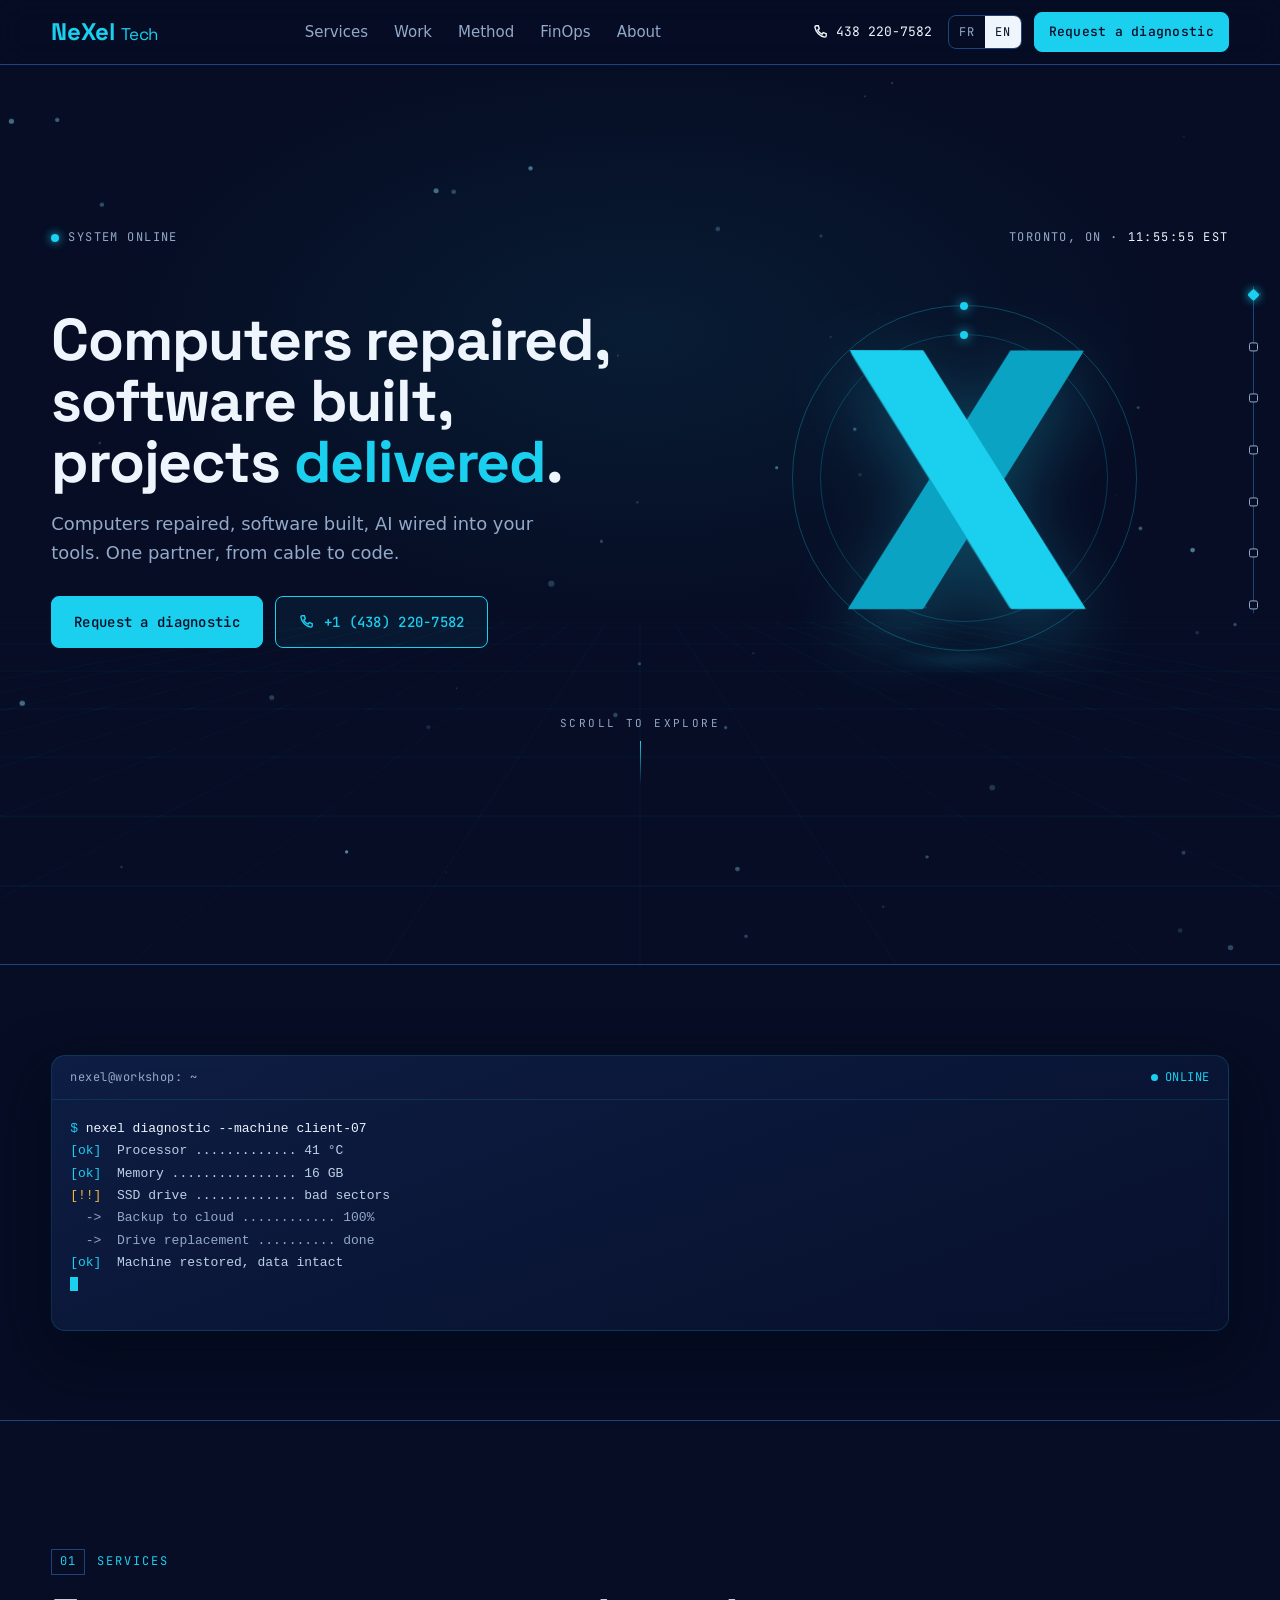
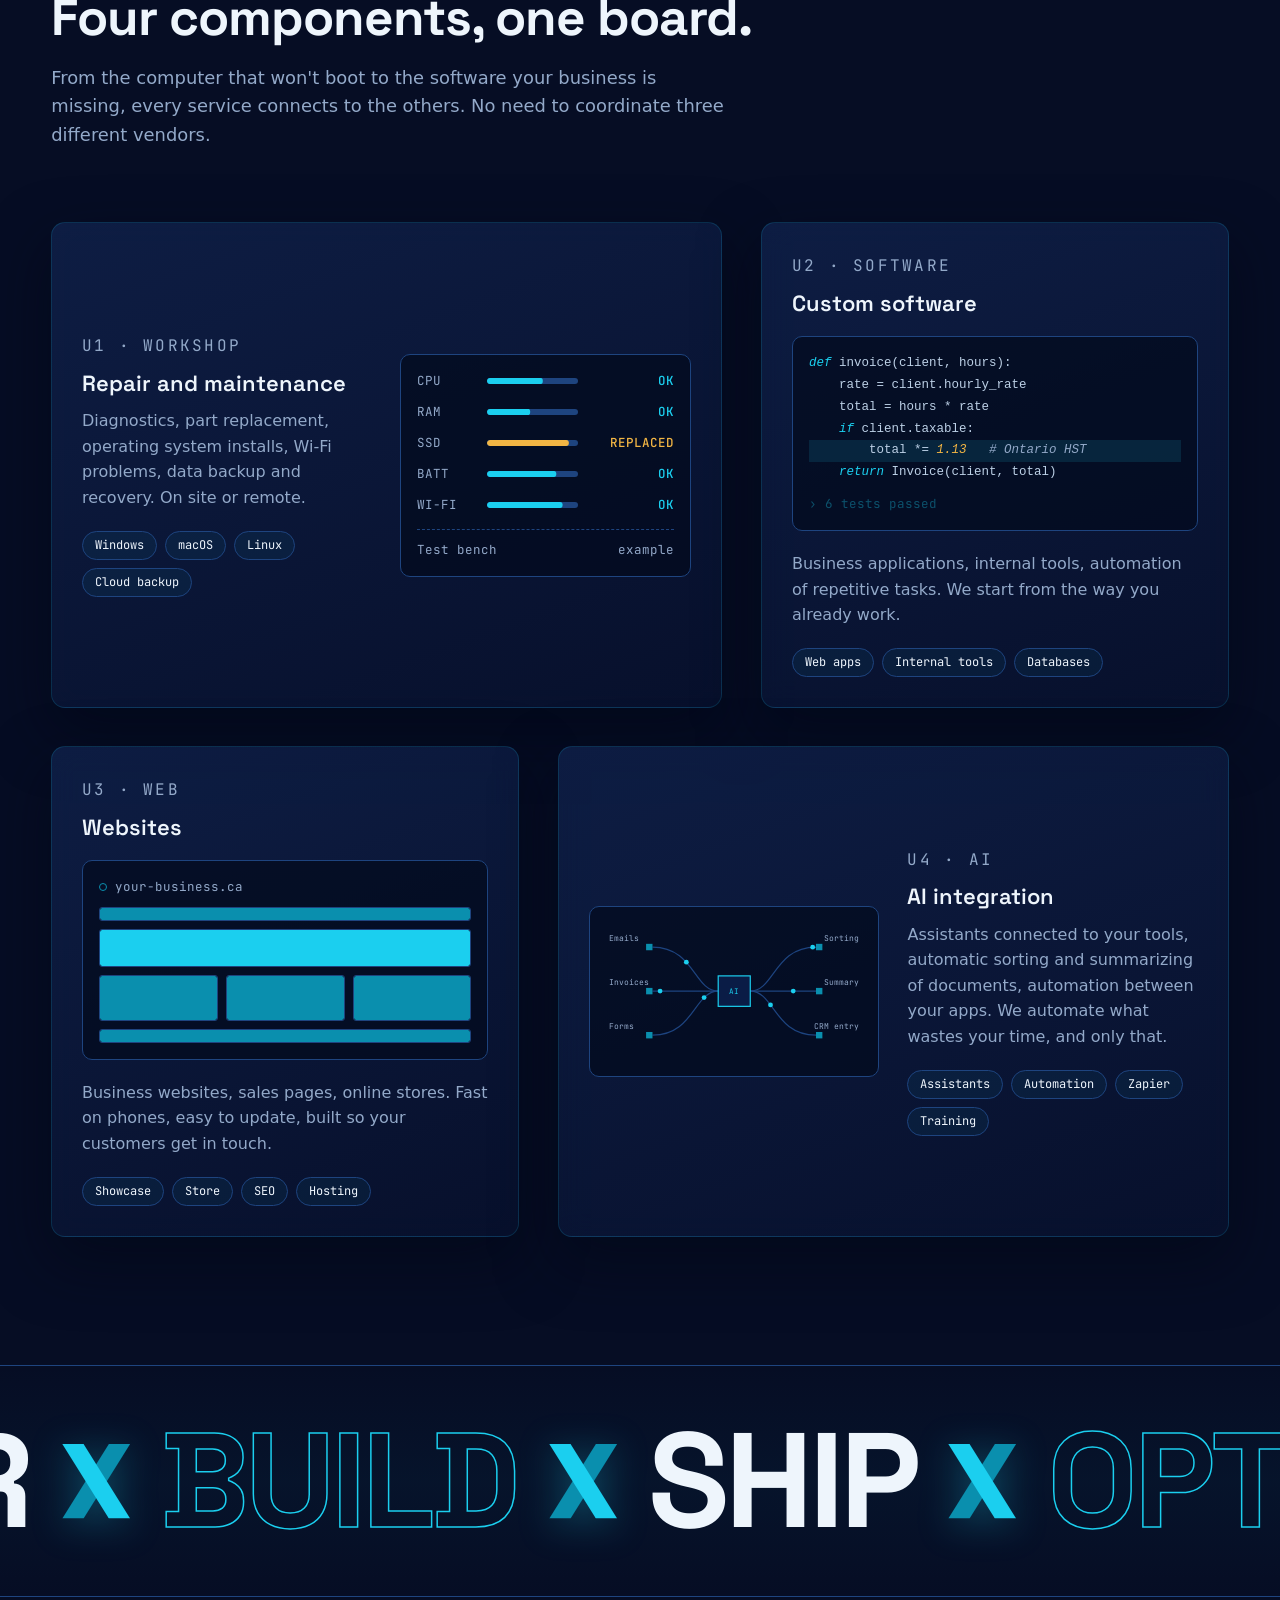
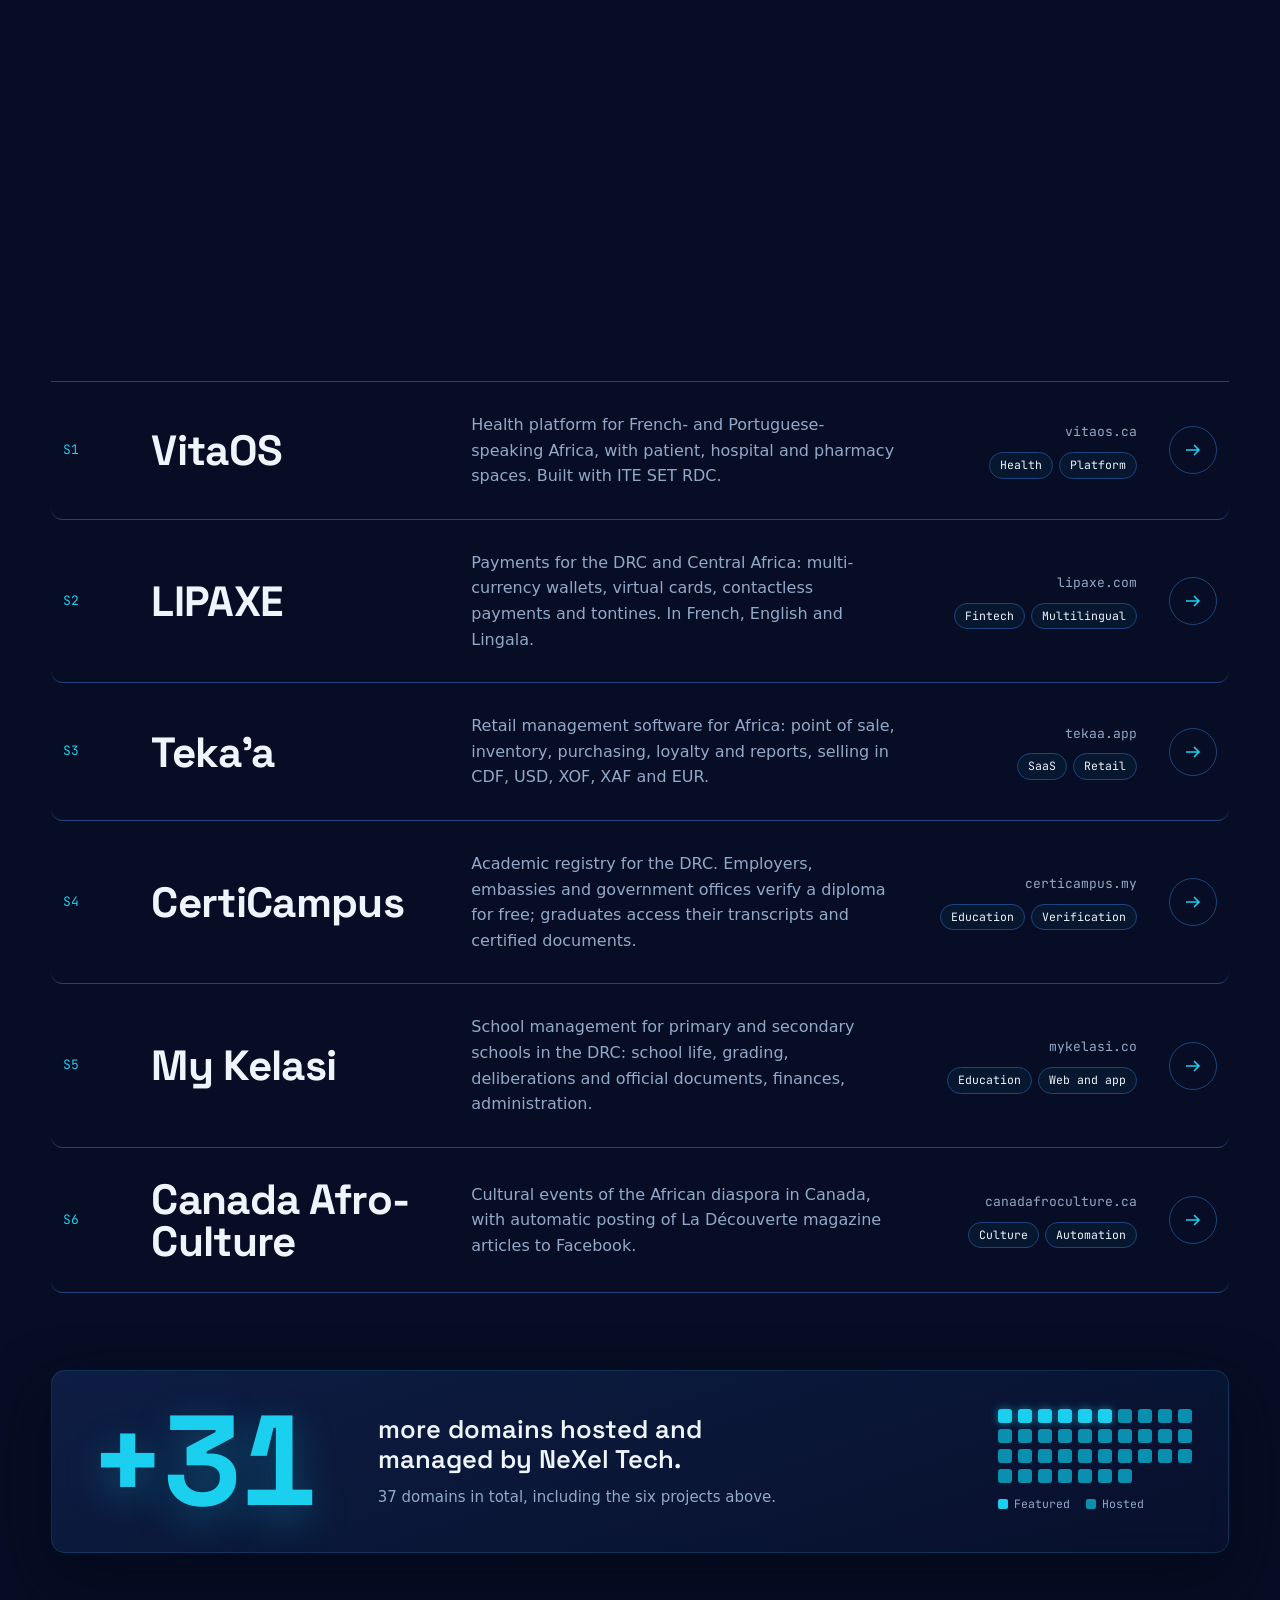
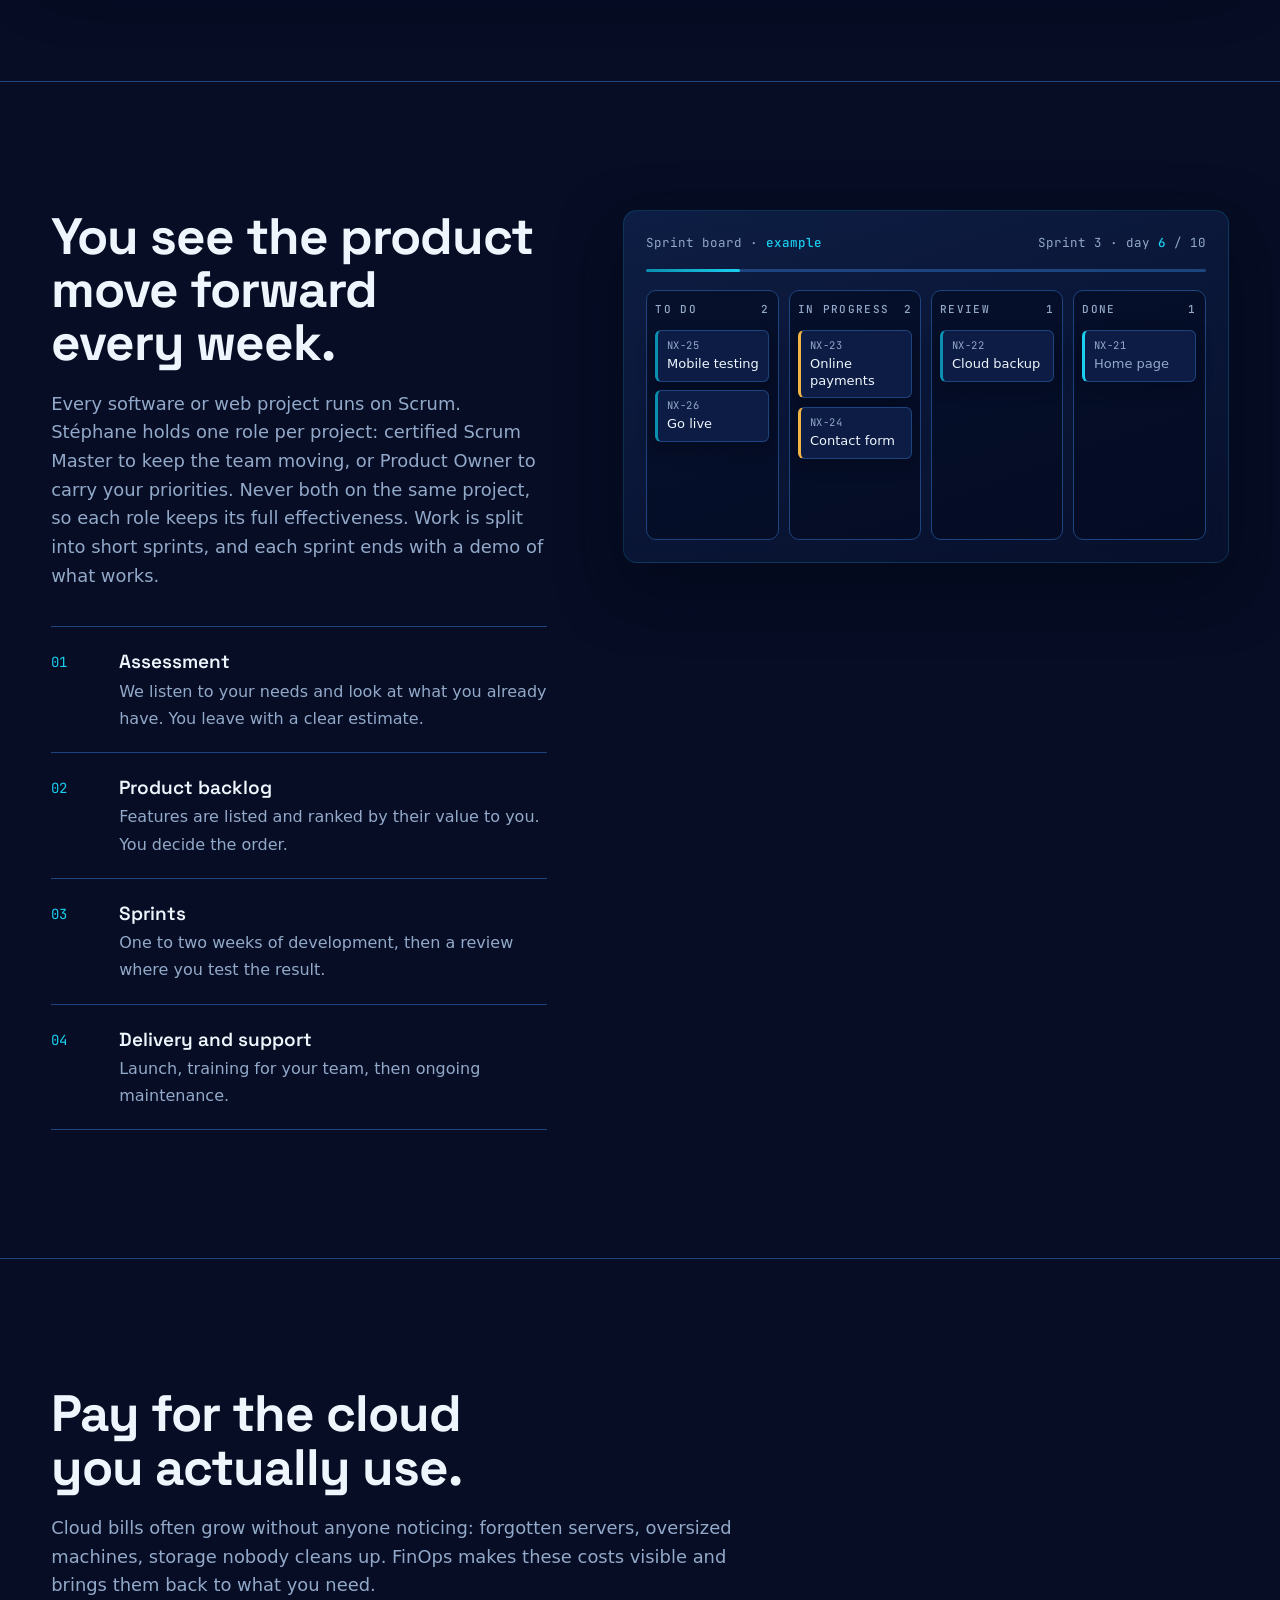
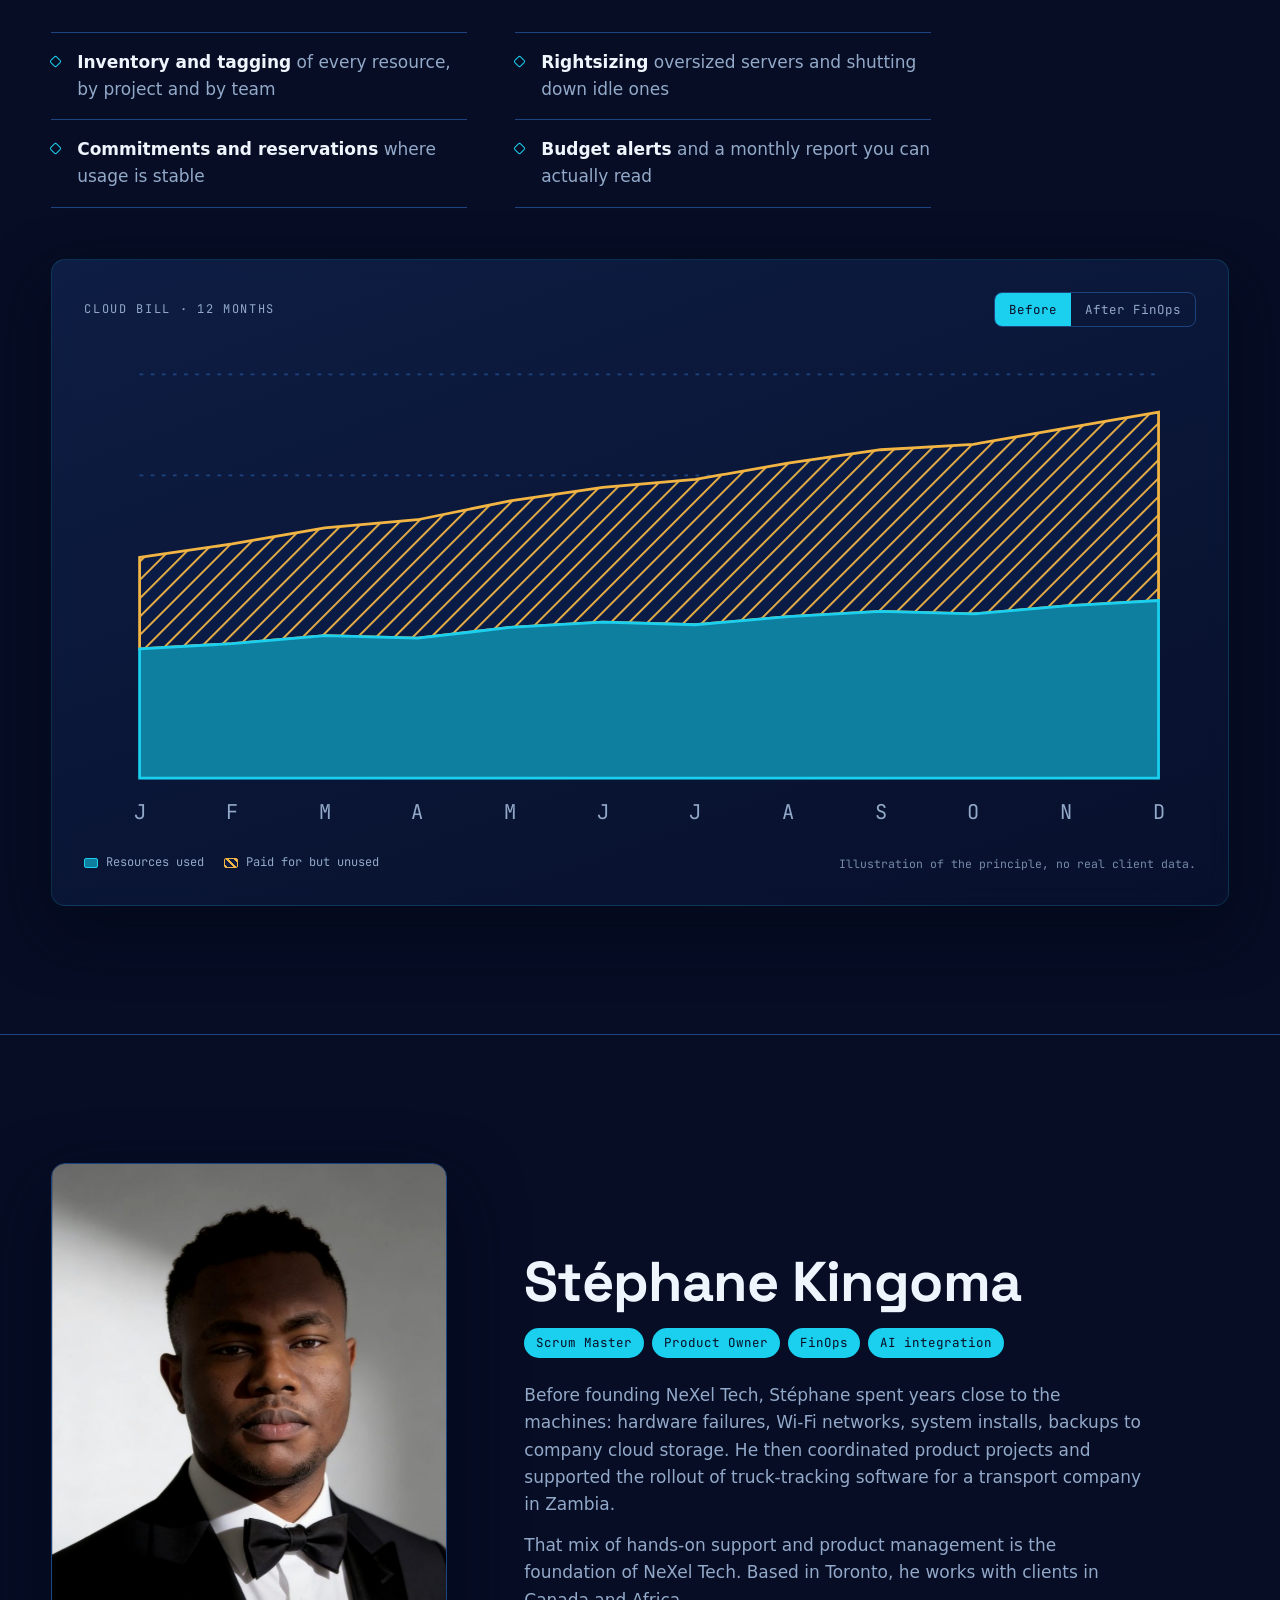
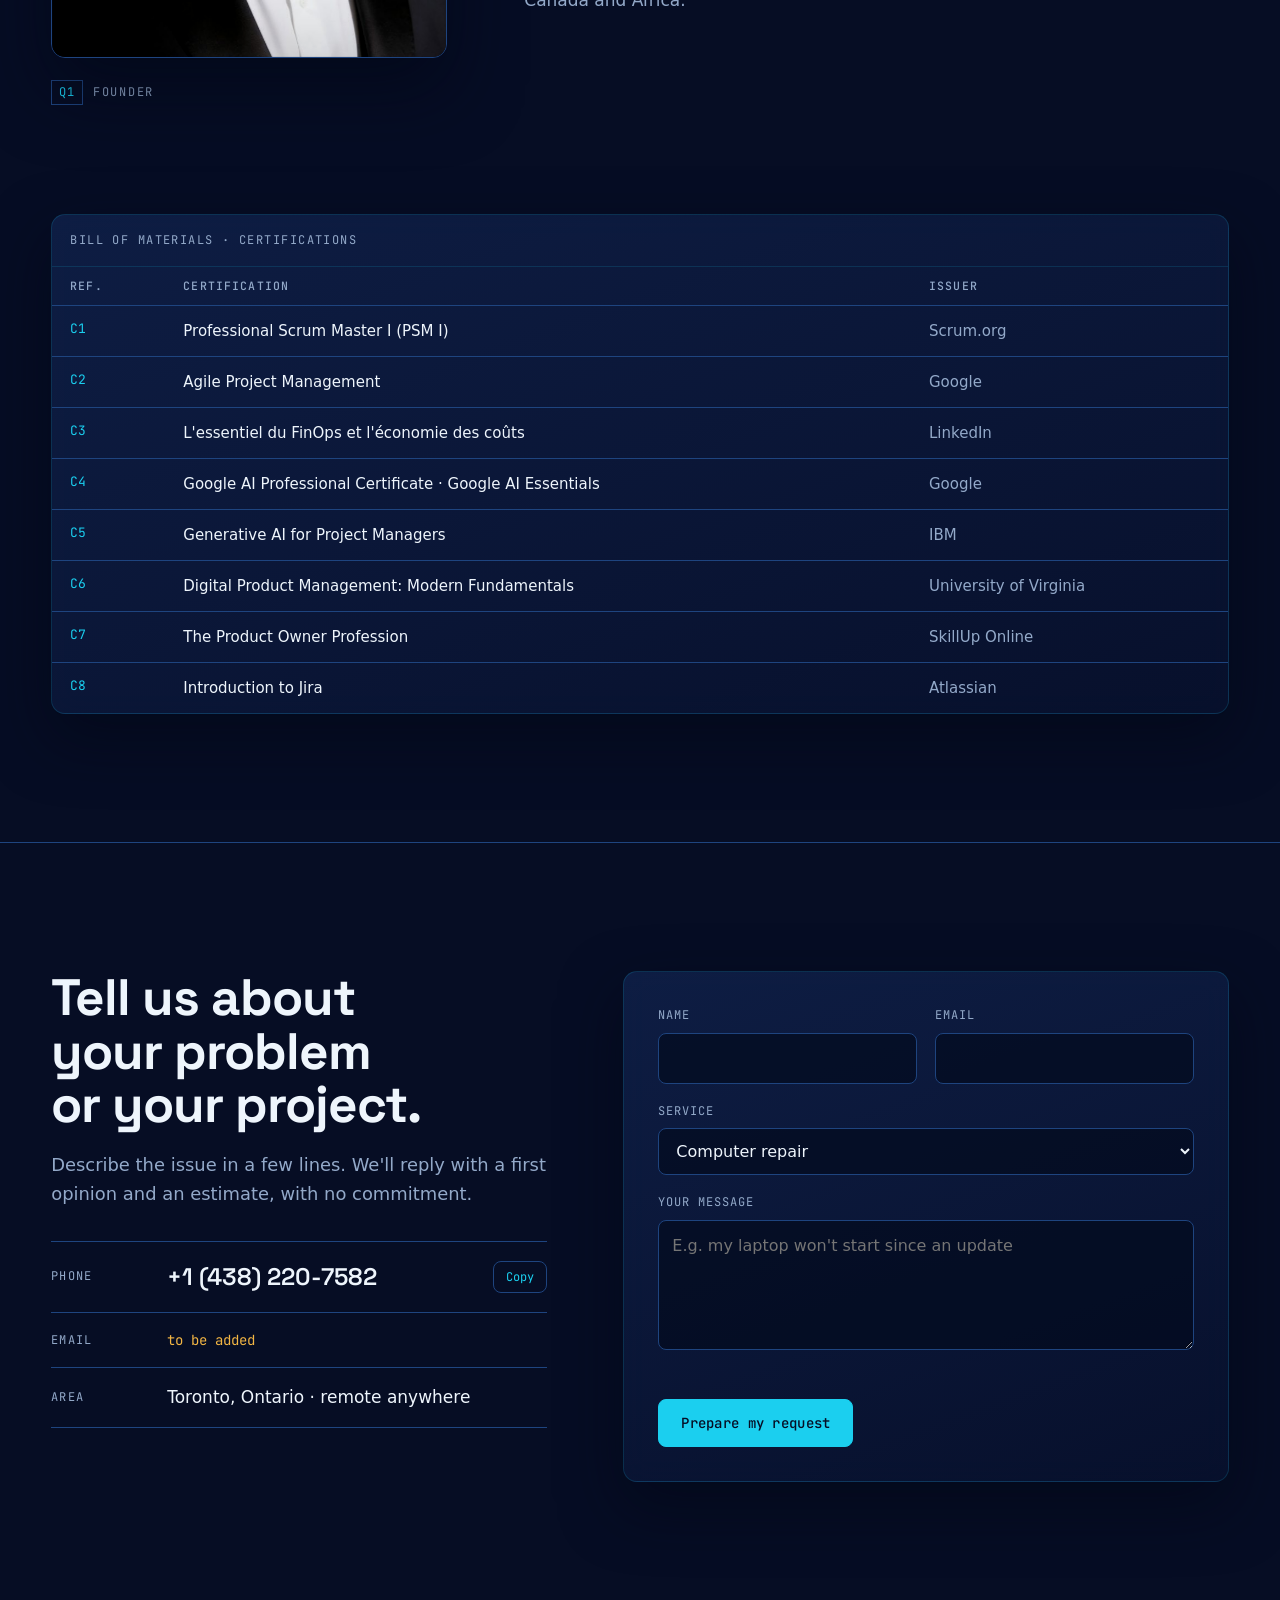
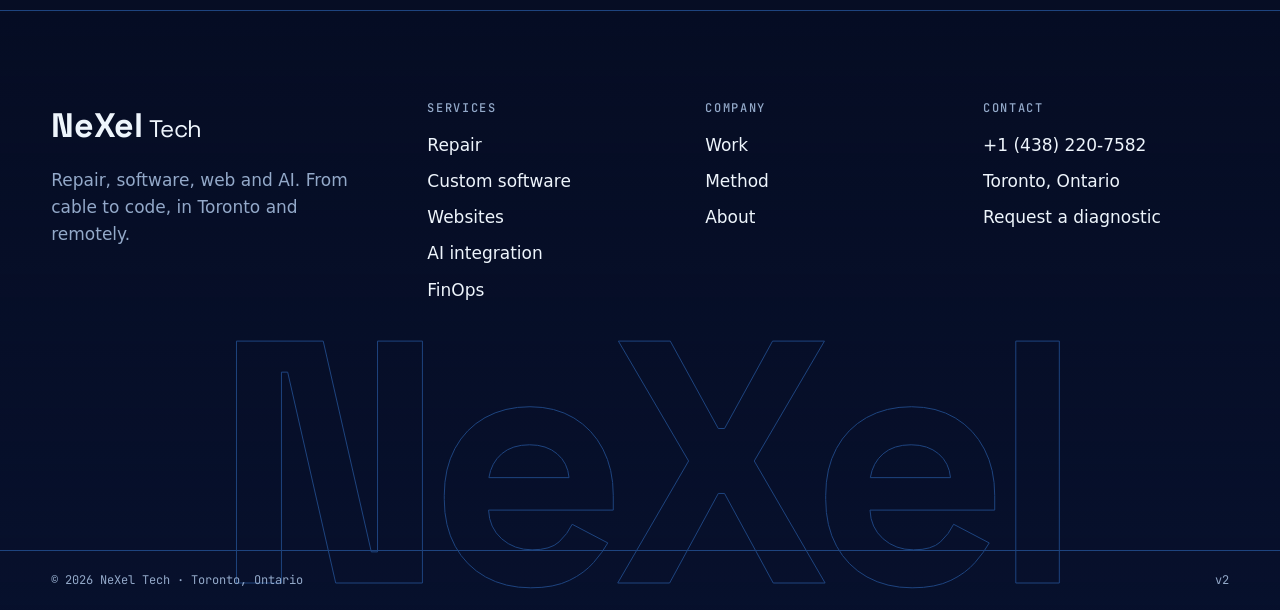
<file: index.html>
<!doctype html>
<html lang="fr">
<head>
<meta charset="utf-8">
<meta name="viewport" content="width=device-width,initial-scale=1,viewport-fit=cover">
<title>NeXel Tech · Réparation, logiciels, sites web et IA à Toronto</title>
<meta name="description" content="NeXel Tech répare vos ordinateurs, conçoit vos logiciels et vos sites web, intègre l'IA et pilote vos projets en Scrum. Toronto et à distance. +1 (438) 220-7582.">
<meta name="theme-color" content="#060d24">
<meta property="og:type" content="website">
<meta property="og:title" content="NeXel Tech">
<meta property="og:description" content="Réparation d'ordinateurs, logiciels sur mesure, sites web et intégration de l'IA. Toronto et à distance.">
<meta property="og:locale" content="fr_CA">
<meta property="og:locale:alternate" content="en_CA">
<link rel="icon" href="favicon.svg" type="image/svg+xml">
<link rel="preconnect" href="https://fonts.googleapis.com">
<link rel="preconnect" href="https://fonts.gstatic.com" crossorigin>
<link rel="stylesheet" href="https://fonts.googleapis.com/css2?family=Space+Grotesk:wght@400;500;600;700&family=JetBrains+Mono:wght@400;500;700&display=swap">
<link rel="stylesheet" href="assets/css/site.css?v=1">
<script src="assets/js/boot.js?v=1"></script>
</head>
<body>
<svg width="0" height="0" style="position:absolute" aria-hidden="true">
  <symbol id="i-tel" viewBox="0 0 16 16"><path fill="none" stroke="currentColor" stroke-width="1.4" d="M4.2 1.8h2.1l1 3-1.5 1.1a8 8 0 0 0 4.3 4.3l1.1-1.5 3 1v2.1c0 .7-.6 1.3-1.3 1.3A12 12 0 0 1 2.9 3.1c0-.7.6-1.3 1.3-1.3z"/></symbol>
  <symbol id="i-x" viewBox="0 0 104 112"><polygon points="72,0 104,0 34,112 2,112" fill="#0a8fae"/><polygon points="2,0 34,0 104,112 72,112" fill="#1bcfef"/></symbol>
  <symbol id="i-arrow" viewBox="0 0 18 18"><path fill="none" stroke="currentColor" stroke-width="1.6" d="M2 9h13M10 4l5 5-5 5"/></symbol>
</svg>

<header class="nav">
  <div class="wrap">
    <a class="nav-logo" href="#top" data-i18n-attr="aria-label:nav.home" aria-label="NeXel Tech, retour en haut">NeXel <small>Tech</small></a>
    <ul class="nav-links">
      <li><a href="#services">Services</a></li>
      <li><a href="#realisations" data-i18n="nav.work">Réalisations</a></li>
      <li><a href="#methode" data-i18n="nav.method">Méthode</a></li>
      <li><a href="#finops">FinOps</a></li>
      <li><a href="#apropos" data-i18n="nav.about">À propos</a></li>
    </ul>
    <div class="nav-right">
      <a class="nav-tel" href="tel:+14382207582"><svg class="ico" aria-hidden="true"><use href="#i-tel"/></svg>438 220-7582</a>
      <div class="lang" role="group" data-i18n-attr="aria-label:lang.label" aria-label="Langue">
        <button type="button" id="langFr" lang="fr" aria-pressed="true">FR</button>
        <button type="button" id="langEn" lang="en" aria-pressed="false">EN</button>
      </div>
      <a class="btn small" href="#contact"><span class="cta-long" data-i18n="cta">Demander un diagnostic</span><span class="cta-short">Diagnostic</span></a>
    </div>
  </div>
</header>

<nav class="rail" aria-label="Sections">
  <div class="rail-line"><i class="rail-fill" id="railFill"></i></div>
  <ol>
    <li><a href="#top"><span data-i18n="rl0">Accueil</span></a></li>
    <li><a href="#services"><span>Services</span></a></li>
    <li><a href="#realisations"><span data-i18n="nav.work">Réalisations</span></a></li>
    <li><a href="#methode"><span data-i18n="nav.method">Méthode</span></a></li>
    <li><a href="#finops"><span>FinOps</span></a></li>
    <li><a href="#apropos"><span data-i18n="nav.about">À propos</span></a></li>
    <li><a href="#contact"><span>Contact</span></a></li>
  </ol>
</nav>

<main id="top">
  <!-- ============ HÉROS ============ -->
  <section class="hero" id="hero" aria-label="NeXel Tech">
    <canvas id="depth" aria-hidden="true"></canvas>
    <div class="wrap hero-in">
      <p class="status rise">
        <span><i class="led"></i><span data-i18n="st.on">Système en ligne</span></span>
        <span>Toronto, ON · <time id="clock">--:--:--</time></span>
      </p>

      <div class="hero-grid">
        <div class="hero-copy">
          <h1 class="rise" data-i18n="h.title">Vos ordinateurs réparés, vos logiciels construits, vos projets <em>livrés</em>.</h1>
          <p class="lede rise" data-i18n="h.lede">Vos ordinateurs réparés, vos logiciels construits, l'IA intégrée à vos outils. Un seul interlocuteur, du câble au code.</p>
          <div class="hero-ctas rise">
            <a class="btn" href="#contact" data-i18n="cta">Demander un diagnostic</a>
            <a class="btn ghost" href="tel:+14382207582"><svg class="ico" aria-hidden="true"><use href="#i-tel"/></svg>+1 (438) 220-7582</a>
          </div>
        </div>
        <div class="hero-emblem rise">
          <div class="emblem" id="emblem" role="img" data-i18n-attr="aria-label:emblem.aria" aria-label="Emblème NeXel Tech en trois dimensions, cliquez pour l'animer">
            <div class="orbit o1" aria-hidden="true"><i></i></div>
            <div class="orbit o2" aria-hidden="true"><i></i></div>
            <div class="emblem-3d" id="emblem3d" aria-hidden="true"></div>
            <div class="eshadow" aria-hidden="true"></div>
          </div>
        </div>
      </div>

      <a class="scrollcue" href="#services" aria-hidden="true" tabindex="-1"><span data-i18n="scroll.hint">Défiler pour explorer</span><i></i></a>
    </div>
  </section>

  <!-- ============ TERMINAL ============ -->
  <section class="termsec" aria-label="Console NeXel Tech">
    <div class="wrap">
      <div class="term glass rv" data-tilt="5" data-i18n-attr="aria-label:t.aria" aria-label="Exemple de session de diagnostic">
        <div class="term-bar"><span data-i18n="t.title">nexel@atelier : ~</span><span class="live"><i></i><span data-i18n="t.live">EN LIGNE</span></span></div>
        <pre class="term-body" id="term"></pre>
      </div>
    </div>
  </section>

  <!-- ============ SERVICES ============ -->
  <section id="services">
    <div class="wrap">
      <div class="sec-head rv">
        <p class="eyebrow"><span class="ref">01</span>Services</p>
        <h2 data-i18n="s.h2">Quatre composants, une seule carte.</h2>
        <p class="lede" data-i18n="s.lede">Du poste qui ne démarre plus au logiciel qui manque à votre entreprise, chaque service se branche sur les autres. Vous n'avez pas à coordonner trois fournisseurs.</p>
      </div>

      <div class="cards">
        <article class="card glass rv wide" data-tilt="6">
          <div class="card-main">
            <p class="card-idx">U1 · <span data-i18n="u1.tag">Atelier</span></p>
            <h3 data-i18n="u1.h">Réparation et maintenance</h3>
            <p data-i18n="u1.p">Diagnostic, remplacement de pièces, installation de systèmes d'exploitation, problèmes de Wi-Fi, sauvegarde et récupération de données. Sur place ou à distance.</p>
            <ul class="tags"><li>Windows</li><li>macOS</li><li>Linux</li><li data-i18n="u1.t4">Sauvegarde nuage</li></ul>
          </div>
          <div class="viz" data-i18n-attr="aria-label:u1.aria" aria-label="Banc de test d'un ordinateur, exemple">
            <div class="bench">
              <div class="bench-row"><span>CPU</span><div class="bar" style="--v:.62;--d:0s"></div><b>OK</b></div>
              <div class="bench-row"><span>RAM</span><div class="bar" style="--v:.48;--d:.35s"></div><b>OK</b></div>
              <div class="bench-row w"><span>SSD</span><div class="bar" style="--v:.91;--d:.7s"></div><b data-i18n="u1.rep">REMPLACÉ</b></div>
              <div class="bench-row"><span>BATT</span><div class="bar" style="--v:.77;--d:1.05s"></div><b>OK</b></div>
              <div class="bench-row"><span>WI-FI</span><div class="bar" style="--v:.84;--d:1.4s"></div><b>OK</b></div>
            </div>
            <div class="bench-foot"><span data-i18n="u1.bench">Banc de test</span><span data-i18n="ex">exemple</span></div>
          </div>
        </article>

        <article class="card glass rv" data-tilt="6">
          <div class="card-main">
            <p class="card-idx">U2 · <span data-i18n="u2.tag">Logiciel</span></p>
            <h3 data-i18n="u2.h">Logiciels sur mesure</h3>
            <div class="viz" data-i18n-attr="aria-label:u2.aria" aria-label="Extrait de code en cours d'exécution, exemple">
<pre class="code" id="code" data-i18n="u2.code"><span><i class="k">def</i> facturer(client, heures):</span><span>    tarif = client.tarif_horaire</span><span>    total = heures * tarif</span><span>    <i class="k">if</i> client.taxable:</span><span>        total *= <i class="s">1.13</i>   <i class="m"># TVH Ontario</i></span><span>    <i class="k">return</i> Facture(client, total)</span></pre>
              <div class="code-out" id="codeOut" data-i18n="u2.out">› 6 tests réussis</div>
            </div>
            <p data-i18n="u2.p">Applications de gestion, outils internes, automatisation de vos tâches répétitives. On part de votre façon de travailler.</p>
            <ul class="tags"><li data-i18n="u2.t1">Applications web</li><li data-i18n="u2.t2">Outils internes</li><li data-i18n="u2.t3">Bases de données</li></ul>
          </div>
        </article>

        <article class="card glass rv" data-tilt="6">
          <div class="card-main">
            <p class="card-idx">U3 · Web</p>
            <h3 data-i18n="u3.h">Sites web</h3>
            <div class="viz" data-i18n-attr="aria-label:u3.aria" aria-label="Maquette de site en construction">
              <div class="wf-url" data-i18n="u3.url">votre-entreprise.ca</div>
              <div class="wf">
                <div class="blk full" style="--d:0s"></div>
                <div class="blk full hero-b" style="--d:.4s"></div>
                <div class="blk tall" style="--d:.8s"></div>
                <div class="blk tall" style="--d:1s"></div>
                <div class="blk tall" style="--d:1.2s"></div>
                <div class="blk full" style="--d:1.6s"></div>
              </div>
            </div>
            <p data-i18n="u3.p">Sites vitrines, pages de vente, boutiques en ligne. Rapides sur téléphone, faciles à mettre à jour, pensés pour que vos clients vous contactent.</p>
            <ul class="tags"><li data-i18n="u3.t1">Vitrine</li><li data-i18n="u3.t2">Boutique</li><li data-i18n="u3.t3">Référencement</li><li data-i18n="u3.t4">Hébergement</li></ul>
          </div>
        </article>

        <article class="card glass rv wide flip" data-tilt="6">
          <div class="viz graph" data-i18n-attr="aria-label:u4.aria" aria-label="Courriels, factures et formulaires passent par un modèle qui trie, résume et saisit">
            <svg id="graph" viewBox="0 0 320 170" role="img" aria-hidden="true">
              <g fill="none" stroke="#1d4480" stroke-width="1.5">
                <path id="p1" d="M58 30 C110 30 110 85 140 85"/>
                <path id="p2" d="M58 85 L140 85"/>
                <path id="p3" d="M58 140 C110 140 110 85 140 85"/>
                <path id="p4" d="M180 85 C210 85 210 30 262 30"/>
                <path id="p5" d="M180 85 L262 85"/>
                <path id="p6" d="M180 85 C210 85 210 140 262 140"/>
              </g>
              <g font-family="JetBrains Mono, monospace" font-size="10" fill="#93a9c9">
                <text x="4" y="22" data-i18n="g1">Courriels</text><text x="4" y="77" data-i18n="g2">Factures</text><text x="4" y="132" data-i18n="g3">Formulaires</text>
                <text x="316" y="22" text-anchor="end" data-i18n="g4">Tri</text><text x="316" y="77" text-anchor="end" data-i18n="g5">Résumé</text><text x="316" y="132" text-anchor="end" data-i18n="g6">Saisie CRM</text>
              </g>
              <g fill="#0a8fae"><rect x="50" y="26" width="8" height="8"/><rect x="50" y="81" width="8" height="8"/><rect x="50" y="136" width="8" height="8"/>
                <rect x="262" y="26" width="8" height="8"/><rect x="262" y="81" width="8" height="8"/><rect x="262" y="136" width="8" height="8"/></g>
              <rect x="140" y="66" width="40" height="38" fill="#0a1c46" stroke="#1bcfef" stroke-width="1.5"/>
              <text x="160" y="89" text-anchor="middle" font-family="JetBrains Mono, monospace" font-size="9.5" fill="#1bcfef" data-i18n="u4.tag">IA</text>
              <g fill="#1bcfef">
                <circle r="3"><animateMotion dur="2.6s" repeatCount="indefinite" begin="0s"><mpath href="#p1"/></animateMotion></circle>
                <circle r="3"><animateMotion dur="2.6s" repeatCount="indefinite" begin=".9s"><mpath href="#p2"/></animateMotion></circle>
                <circle r="3"><animateMotion dur="2.6s" repeatCount="indefinite" begin="1.7s"><mpath href="#p3"/></animateMotion></circle>
                <circle r="3"><animateMotion dur="2.6s" repeatCount="indefinite" begin="1.3s"><mpath href="#p4"/></animateMotion></circle>
                <circle r="3"><animateMotion dur="2.6s" repeatCount="indefinite" begin="2.1s"><mpath href="#p5"/></animateMotion></circle>
                <circle r="3"><animateMotion dur="2.6s" repeatCount="indefinite" begin=".4s"><mpath href="#p6"/></animateMotion></circle>
              </g>
            </svg>
          </div>
          <div class="card-main">
            <p class="card-idx">U4 · <span data-i18n="u4.tag">IA</span></p>
            <h3 data-i18n="u4.h">Intégration de l'IA</h3>
            <p data-i18n="u4.p">Assistants branchés sur vos outils, tri et résumé automatique des documents, flux d'automatisation entre vos applications. On automatise ce qui vous fait perdre du temps, et seulement ça.</p>
            <ul class="tags"><li>Assistants</li><li data-i18n="b8">Automatisation</li><li>Zapier</li><li data-i18n="u4.t4">Formation</li></ul>
          </div>
        </article>
      </div>
    </div>
  </section>

  <!-- ============ BANDE CINÉTIQUE ============ -->
  <div class="kinetic" id="kinetic" aria-hidden="true">
    <div class="kin-row"><span data-i18n="kn1">Réparer</span><svg class="kx" viewBox="0 0 104 112" aria-hidden="true"><use href="#i-x"/></svg><span class="o" data-i18n="kn2">Construire</span><svg class="kx" viewBox="0 0 104 112" aria-hidden="true"><use href="#i-x"/></svg><span data-i18n="kn3">Livrer</span><svg class="kx" viewBox="0 0 104 112" aria-hidden="true"><use href="#i-x"/></svg><span class="o" data-i18n="kn4">Optimiser</span><svg class="kx" viewBox="0 0 104 112" aria-hidden="true"><use href="#i-x"/></svg><span data-i18n="kn1">Réparer</span><svg class="kx" viewBox="0 0 104 112" aria-hidden="true"><use href="#i-x"/></svg><span class="o" data-i18n="kn2">Construire</span><svg class="kx" viewBox="0 0 104 112" aria-hidden="true"><use href="#i-x"/></svg><span data-i18n="kn3">Livrer</span><svg class="kx" viewBox="0 0 104 112" aria-hidden="true"><use href="#i-x"/></svg><span class="o" data-i18n="kn4">Optimiser</span><svg class="kx" viewBox="0 0 104 112" aria-hidden="true"><use href="#i-x"/></svg></div>
  </div>

  <!-- ============ RÉALISATIONS ============ -->
  <section id="realisations">
    <div class="wrap">
      <div class="sec-head rv">
        <h2 data-i18n="w.h2">Des plateformes pour l'Afrique et le Canada.</h2>
        <p class="lede" data-i18n="w.lede">Santé, paiement, éducation, commerce : six projets choisis parmi les 37 domaines gérés par NeXel Tech. Chaque lien ouvre le site réel.</p>
      </div>
      <ul class="projects">
        <li class="proj rv"><a href="https://vitaos.ca" target="_blank" rel="noopener">
          <span class="proj-ref">S1</span><span class="proj-name">VitaOS</span>
          <span class="proj-desc" data-i18n="w1">Plateforme de santé pour l'Afrique francophone et lusophone, avec des espaces patient, hôpital et pharmacie. Réalisée avec ITE SET RDC.</span>
          <span class="proj-meta">vitaos.ca<span class="proj-tags"><span data-i18n="tg.health">Santé</span><span data-i18n="tg.plat">Plateforme</span></span></span>
          <span class="proj-go" aria-hidden="true"><svg><use href="#i-arrow"/></svg></span></a></li>
        <li class="proj rv"><a href="https://www.lipaxe.com" target="_blank" rel="noopener">
          <span class="proj-ref">S2</span><span class="proj-name">LIPAXE</span>
          <span class="proj-desc" data-i18n="w2">Paiement pour la RDC et l'Afrique centrale : portefeuilles multidevises, cartes virtuelles, paiement sans contact et tontines. En français, anglais et lingala.</span>
          <span class="proj-meta">lipaxe.com<span class="proj-tags"><span>Fintech</span><span data-i18n="tg.multi">Multilingue</span></span></span>
          <span class="proj-go" aria-hidden="true"><svg><use href="#i-arrow"/></svg></span></a></li>
        <li class="proj rv"><a href="https://tekaa.app" target="_blank" rel="noopener">
          <span class="proj-ref">S3</span><span class="proj-name">Teka'a</span>
          <span class="proj-desc" data-i18n="w3">Logiciel de gestion de commerce pour l'Afrique : caisse, stock, achats, fidélité et rapports, avec ventes en CDF, USD, XOF, XAF et EUR.</span>
          <span class="proj-meta">tekaa.app<span class="proj-tags"><span>SaaS</span><span data-i18n="tg.retail">Commerce</span></span></span>
          <span class="proj-go" aria-hidden="true"><svg><use href="#i-arrow"/></svg></span></a></li>
        <li class="proj rv"><a href="https://certicampus.my" target="_blank" rel="noopener">
          <span class="proj-ref">S4</span><span class="proj-name">CertiCampus</span>
          <span class="proj-desc" data-i18n="w4">Registre académique pour la RDC. Employeurs, ambassades et administrations vérifient un diplôme gratuitement ; les diplômés retrouvent leurs relevés et documents certifiés.</span>
          <span class="proj-meta">certicampus.my<span class="proj-tags"><span data-i18n="tg.edu">Éducation</span><span data-i18n="tg.verif">Vérification</span></span></span>
          <span class="proj-go" aria-hidden="true"><svg><use href="#i-arrow"/></svg></span></a></li>
        <li class="proj rv"><a href="https://mykelasi.co" target="_blank" rel="noopener">
          <span class="proj-ref">S5</span><span class="proj-name">My Kelasi</span>
          <span class="proj-desc" data-i18n="w5">Gestion scolaire pour le primaire et le secondaire en RDC : vie scolaire, cotation, délibérations et documents officiels, finances, administration.</span>
          <span class="proj-meta">mykelasi.co<span class="proj-tags"><span data-i18n="tg.edu">Éducation</span><span data-i18n="tg.webapp">Web et appli</span></span></span>
          <span class="proj-go" aria-hidden="true"><svg><use href="#i-arrow"/></svg></span></a></li>
        <li class="proj rv"><a href="https://www.canadafroculture.ca" target="_blank" rel="noopener">
          <span class="proj-ref">S6</span><span class="proj-name">Canada Afro-Culture</span>
          <span class="proj-desc" data-i18n="w6">Événements culturels de la diaspora africaine au Canada, avec publication automatique des articles du magazine La Découverte vers Facebook.</span>
          <span class="proj-meta">canadafroculture.ca<span class="proj-tags"><span>Culture</span><span data-i18n="b8">Automatisation</span></span></span>
          <span class="proj-go" aria-hidden="true"><svg><use href="#i-arrow"/></svg></span></a></li>
      </ul>

      <div class="registry glass rv" id="registry">
        <div class="reg-num">+<span id="regNum" data-count="31">31</span></div>
        <div class="reg-text">
          <strong data-i18n="r.title">autres domaines hébergés et gérés par NeXel Tech.</strong>
          <p data-i18n="r.p">37 domaines au total, dont les six projets présentés ci-dessus.</p>
        </div>
        <div class="leds-wrap">
          <div class="leds" id="leds" aria-hidden="true"></div>
          <div class="leds-key"><span><i style="background:#1bcfef"></i><span data-i18n="r.k1">Présentés</span></span><span><i style="background:#0a8fae"></i><span data-i18n="r.k2">Hébergés</span></span></div>
        </div>
      </div>
    </div>
  </section>

  <!-- ============ MÉTHODE ============ -->
  <section id="methode">
    <div class="wrap method">
      <div class="rv">
        <h2 data-i18n="m.h2">Vous voyez le produit avancer chaque semaine.</h2>
        <p class="lede" data-i18n="m.lede">Chaque projet logiciel ou web est piloté en Scrum. Stéphane y tient un seul rôle : Scrum Master certifié pour faire avancer l'équipe, ou Product Owner pour porter vos priorités. Jamais les deux sur le même projet, pour que chaque rôle garde toute son efficacité. Le travail est découpé en courts sprints, et chaque sprint se termine par une démonstration de ce qui fonctionne.</p>
        <ol class="steps">
          <li><div><strong data-i18n="st1">Diagnostic</strong><span data-i18n="st1d">On écoute votre besoin et on regarde l'existant. Vous repartez avec une estimation claire.</span></div></li>
          <li><div><strong data-i18n="st2">Carnet de produit</strong><span data-i18n="st2d">Les fonctionnalités sont listées et classées par valeur pour vous. Vous décidez de l'ordre.</span></div></li>
          <li><div><strong>Sprints</strong><span data-i18n="st3d">Une à deux semaines de développement, puis une revue où vous testez le résultat.</span></div></li>
          <li><div><strong data-i18n="st4">Livraison et suivi</strong><span data-i18n="st4d">Mise en ligne, formation de votre équipe, maintenance par la suite.</span></div></li>
        </ol>
      </div>

      <div class="sprint glass rv" data-tilt="4" data-i18n-attr="aria-label:sp.aria" aria-label="Tableau de sprint animé, exemple">
        <div class="sprint-head"><span data-i18n="sp.title">Tableau de sprint · <b>exemple</b></span><span>Sprint 3 · <span data-i18n="sp.day">jour</span> <b id="day">6</b> / 10</span></div>
        <div class="burn"><i id="burn"></i></div>
        <div class="lanes" id="lanes">
          <div class="lane" data-l="0"><h4><span data-i18n="l0">À faire</span> <span class="n"></span></h4>
            <div class="tk" data-id="5"><small>NX-25</small><span data-i18n="k5">Tests sur téléphone</span></div>
            <div class="tk" data-id="6"><small>NX-26</small><span data-i18n="k6">Mise en ligne</span></div>
          </div>
          <div class="lane" data-l="1"><h4><span data-i18n="l1">En cours</span> <span class="n"></span></h4>
            <div class="tk" data-id="3"><small>NX-23</small><span data-i18n="k3">Paiement en ligne</span></div>
            <div class="tk" data-id="4"><small>NX-24</small><span data-i18n="k4">Formulaire de contact</span></div>
          </div>
          <div class="lane" data-l="2"><h4><span data-i18n="l2">Revue</span> <span class="n"></span></h4>
            <div class="tk" data-id="2"><small>NX-22</small><span data-i18n="u1.t4">Sauvegarde nuage</span></div>
          </div>
          <div class="lane" data-l="3"><h4><span data-i18n="l3">Fait</span> <span class="n"></span></h4>
            <div class="tk" data-id="1"><small>NX-21</small><span data-i18n="k1">Page d'accueil</span></div>
          </div>
        </div>
      </div>
    </div>
  </section>

  <!-- ============ FINOPS (pleine largeur) ============ -->
  <section id="finops">
    <div class="wrap">
      <div class="fin-head rv">
        <h2 data-i18n="f.h2">Payez le nuage pour ce que vous utilisez.</h2>
        <p class="lede" data-i18n="f.lede">Une facture infonuagique grossit souvent sans que personne ne le remarque : serveurs oubliés, machines trop puissantes, stockage jamais nettoyé. La démarche FinOps rend ces coûts visibles et les ramène à ce dont vous avez besoin.</p>
        <ul class="fin-list">
          <li data-i18n="f.l1"><b>Inventaire et étiquetage</b> de chaque ressource, par projet et par équipe</li>
          <li data-i18n="f.l2"><b>Redimensionnement</b> des serveurs trop gros et arrêt de ceux qui dorment</li>
          <li data-i18n="f.l3"><b>Engagements et réservations</b> là où l'usage est stable</li>
          <li data-i18n="f.l4"><b>Alertes de budget</b> et rapport mensuel lisible</li>
        </ul>
      </div>
      <div class="chart glass rv" data-tilt="4">
        <div class="chart-top">
          <span class="silk" data-i18n="f.chart">Facture nuage · 12 mois</span>
          <div class="seg" role="group" data-i18n-attr="aria-label:f.group" aria-label="Afficher la facture">
            <button type="button" id="bBefore" aria-pressed="true" data-i18n="f.before">Avant</button>
            <button type="button" id="bAfter" aria-pressed="false" data-i18n="f.after">Après FinOps</button>
          </div>
        </div>
        <svg id="finChart" viewBox="0 0 600 270" role="img" data-i18n-attr="aria-label:f.aria" aria-label="Graphique : la part de ressources payées mais inutilisées diminue après l'optimisation">
          <defs>
            <pattern id="hatch" width="7" height="7" patternUnits="userSpaceOnUse" patternTransform="rotate(45)">
              <rect width="7" height="7" fill="#0a1c46"/><line x1="0" y1="0" x2="0" y2="7" stroke="#f2b544" stroke-width="2"/>
            </pattern>
          </defs>
          <g id="grid" stroke="#1d4480" stroke-width="1"></g>
          <path id="aWaste" fill="url(#hatch)" stroke="#f2b544" stroke-width="1.5"/>
          <path id="aUsed" fill="#0e7f9e" stroke="#1bcfef" stroke-width="1.5"/>
          <g id="xlab" font-family="JetBrains Mono, monospace" font-size="11" fill="#93a9c9" text-anchor="middle"></g>
        </svg>
        <div class="legend"><span><i style="background:#0e7f9e;border:1px solid #1bcfef"></i><span data-i18n="f.used">Ressources utilisées</span></span><span><i style="background:repeating-linear-gradient(45deg,#f2b544 0 2px,#0a1c46 2px 6px);border:1px solid #f2b544"></i><span data-i18n="f.waste">Payées mais inutilisées</span></span><span class="note" data-i18n="f.note">Illustration du principe, sans données de client réelles.</span></div>
      </div>
    </div>
  </section>

  <!-- ============ À PROPOS ============ -->
  <section id="apropos">
    <div class="wrap about">
      <figure class="portrait rv">
        <div class="pframe" data-tilt="5"><img src="assets/img/stephane-kingoma.jpg" width="760" height="951" alt="Portrait de Stéphane Kingoma" data-i18n-attr="alt:a.alt"><span class="scanl"></span></div>
        <figcaption class="silk"><span class="ref">Q1</span><span data-i18n="a.label">Fondateur</span></figcaption>
      </figure>
      <div class="rv">
        <p class="name">Stéphane Kingoma</p>
        <div class="roles"><span>Scrum Master</span><span>Product Owner</span><span>FinOps</span><span data-i18n="b7">Intégration IA</span></div>
        <div class="body">
          <p data-i18n="a.p1">Avant de fonder NeXel Tech, Stéphane a passé des années au plus près des machines : pannes, réseaux Wi-Fi, installation de systèmes, sauvegardes sur le nuage d'entreprise. Il a ensuite coordonné des projets produits et accompagné l'implantation d'un logiciel de suivi de camions pour une entreprise de transport en Zambie.</p>
          <p data-i18n="a.p2">Cette double culture, terrain et gestion de produit, est la base de NeXel Tech. Basé à Toronto, il travaille avec des clients au Canada et en Afrique.</p>
        </div>
      </div>
      <div class="bom-wrap glass rv">
        <table class="bom">
          <caption data-i18n="bom.cap">Nomenclature · certifications</caption>
          <thead><tr><th scope="col" data-i18n="bom.ref">Réf.</th><th scope="col">Certification</th><th scope="col" data-i18n="bom.iss">Émetteur</th></tr></thead>
          <tbody id="bomBody">
            <tr><td>C1</td><td>Professional Scrum Master I (PSM I)</td><td>Scrum.org</td></tr>
            <tr><td>C2</td><td>Agile Project Management</td><td>Google</td></tr>
            <tr><td>C3</td><td>L'essentiel du FinOps et l'économie des coûts</td><td>LinkedIn</td></tr>
            <tr><td>C4</td><td data-i18n="bom.c4">Certificat professionnel Google AI · Google AI Essentials</td><td>Google</td></tr>
            <tr><td>C5</td><td>Generative AI for Project Managers</td><td>IBM</td></tr>
            <tr><td>C6</td><td>Digital Product Management: Modern Fundamentals</td><td>University of Virginia</td></tr>
            <tr><td>C7</td><td>The Product Owner Profession</td><td>SkillUp Online</td></tr>
            <tr><td>C8</td><td>Introduction to Jira</td><td>Atlassian</td></tr>
          </tbody>
        </table>
      </div>
    </div>
  </section>

  <!-- ============ CONTACT ============ -->
  <section id="contact">
    <div class="wrap contact">
      <div class="rv">
        <h2 data-i18n="c.h2">Parlez-nous de votre panne ou de votre projet.</h2>
        <p class="lede" data-i18n="c.lede">Décrivez le problème en quelques lignes. On vous répond avec un premier avis et une estimation, sans engagement.</p>
        <dl class="coords">
          <div class="coord"><dt data-i18n="c.phone">Téléphone</dt><dd class="big"><a href="tel:+14382207582" id="cPhone">+1 (438) 220-7582</a></dd><button class="copy" type="button" data-copy="+1 (438) 220-7582" data-i18n="c.copy">Copier</button></div>
          <div class="coord"><dt data-i18n="c.email">Courriel</dt><dd class="todo" id="cEmail" data-i18n="c.todo">à ajouter</dd><span></span></div>
          <div class="coord"><dt data-i18n="c.area">Région</dt><dd data-i18n="c.region">Toronto, Ontario · à distance partout</dd><span></span></div>
        </dl>
      </div>

      <form id="form" class="glass rv" data-tilt="3" novalidate>
        <div class="row2">
          <label for="fName"><span data-i18n="c.name">Nom</span><input id="fName" name="nom" autocomplete="name" required></label>
          <label for="fMail"><span data-i18n="c.email">Courriel</span><input id="fMail" name="courriel" type="email" autocomplete="email" required></label>
        </div>
        <label for="fType"><span data-i18n="c.need">Besoin</span>
          <select id="fType" name="besoin">
            <option data-i18n="o1">Réparation d'ordinateur</option>
            <option data-i18n="o2">Logiciel sur mesure</option>
            <option data-i18n="o3">Site web</option>
            <option data-i18n="o4">Intégration de l'IA</option>
            <option data-i18n="o5">Accompagnement Scrum ou FinOps</option>
            <option data-i18n="o6">Autre</option>
          </select>
        </label>
        <label for="fMsg"><span data-i18n="c.msg">Votre message</span><textarea id="fMsg" name="message" required data-i18n-attr="placeholder:c.ph" placeholder="Ex. : mon portable ne démarre plus depuis une mise à jour"></textarea></label>
        <p class="err" id="fErr" role="alert"></p>
        <div><button class="btn" type="submit" id="fSubmit" data-i18n="c.submit">Préparer ma demande</button></div>
        <div class="out" id="fOut" hidden>
          <pre id="fText"></pre>
          <p id="fHint"></p>
          <div><button class="btn ghost small" type="button" id="fCopy"></button></div>
        </div>
      </form>
    </div>
  </section>
</main>

<footer>
  <div class="wrap foot-grid">
    <div class="foot-brand">
      <a class="nav-logo" href="#top">NeXel <small>Tech</small></a>
      <p data-i18n="ft.tag">Réparation, logiciels, web et IA. Du câble au code, à Toronto et à distance.</p>
    </div>
    <div>
      <h5>Services</h5>
      <ul>
        <li><a href="#services" data-i18n="ft.s1">Réparation</a></li>
        <li><a href="#services" data-i18n="u2.h">Logiciels sur mesure</a></li>
        <li><a href="#services" data-i18n="u3.h">Sites web</a></li>
        <li><a href="#services" data-i18n="b7">Intégration IA</a></li>
        <li><a href="#finops">FinOps</a></li>
      </ul>
    </div>
    <div>
      <h5 data-i18n="ft.co">Entreprise</h5>
      <ul>
        <li><a href="#realisations" data-i18n="nav.work">Réalisations</a></li>
        <li><a href="#methode" data-i18n="nav.method">Méthode</a></li>
        <li><a href="#apropos" data-i18n="nav.about">À propos</a></li>
      </ul>
    </div>
    <div>
      <h5>Contact</h5>
      <ul>
        <li><a href="tel:+14382207582">+1 (438) 220-7582</a></li>
        <li>Toronto, Ontario</li>
        <li><a href="#contact" data-i18n="cta">Demander un diagnostic</a></li>
      </ul>
    </div>
  </div>
  <div class="foot-mark" aria-hidden="true">NeXel</div>
  <div class="wrap foot-bottom"><span>© 2026 NeXel Tech · Toronto, Ontario</span><span>v2</span></div>
</footer>
<script src="assets/js/site.js?v=1"></script>
</body>
</html>
</file>
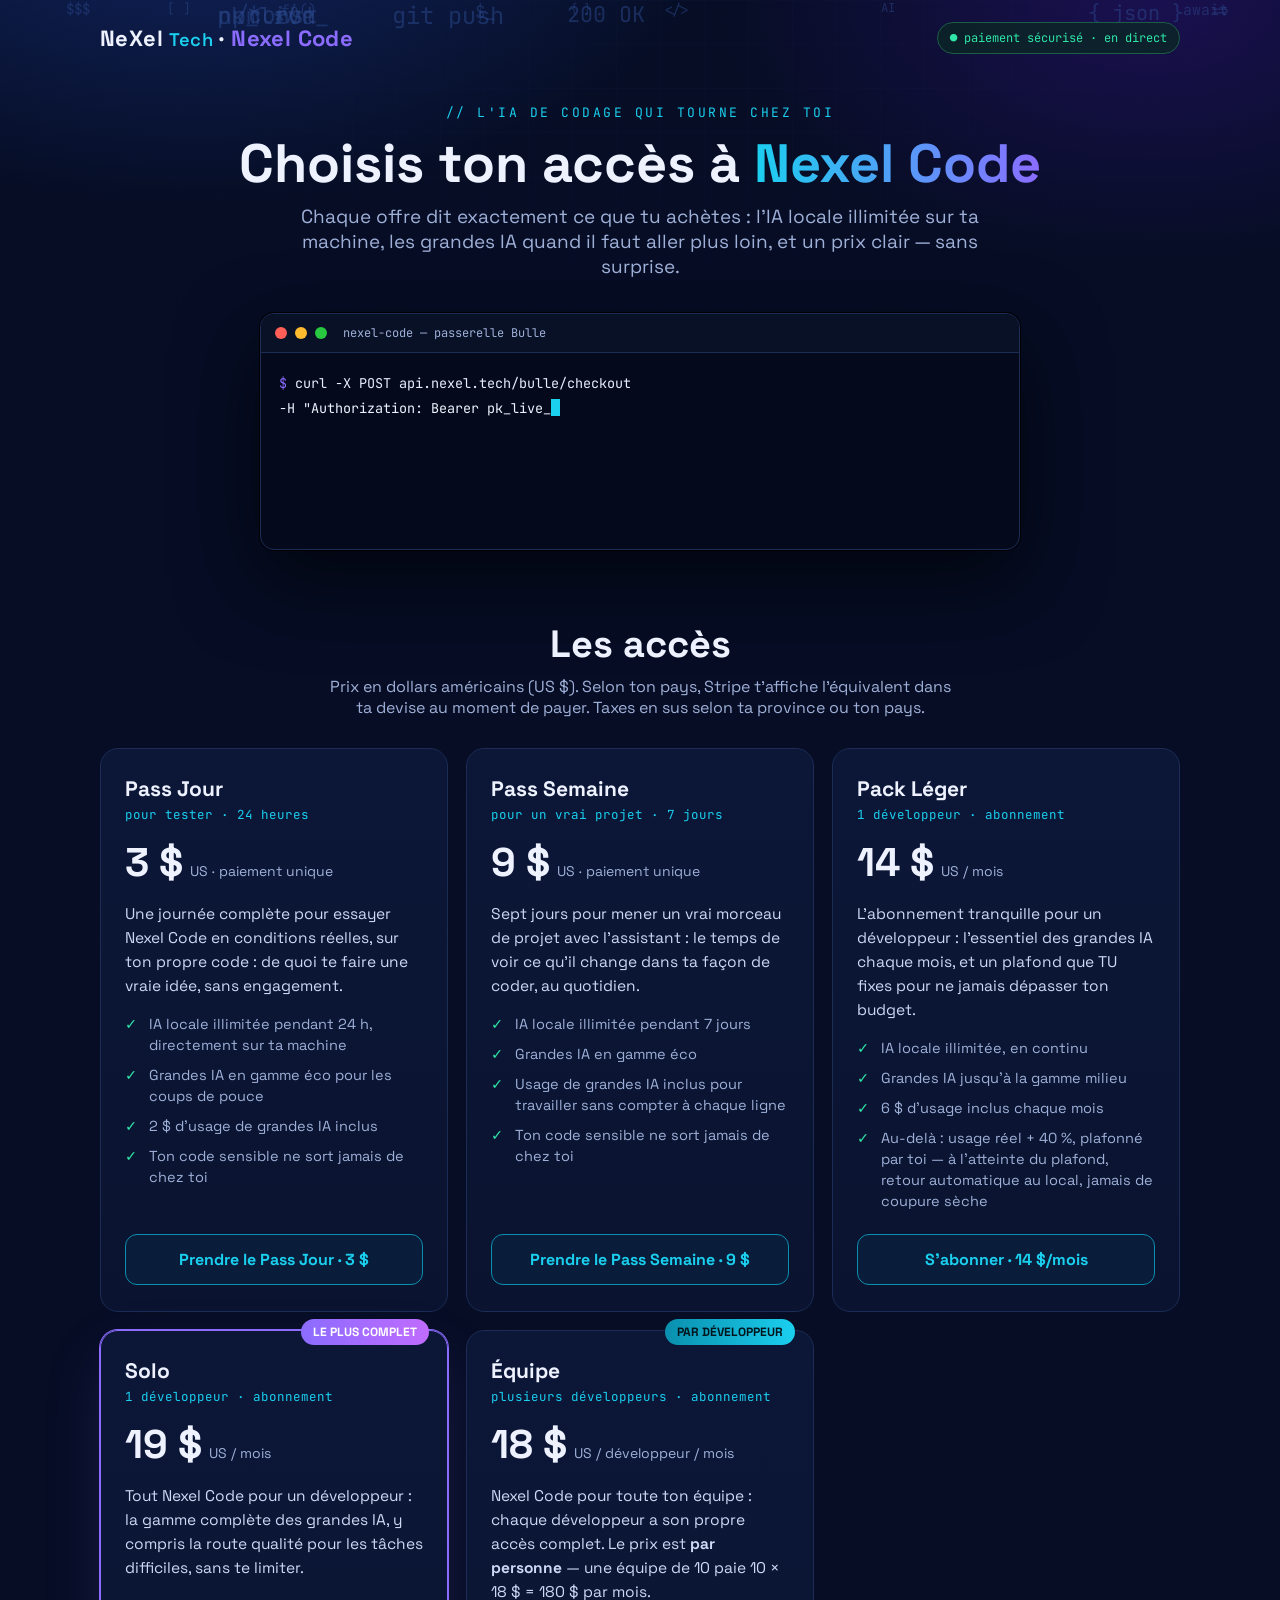
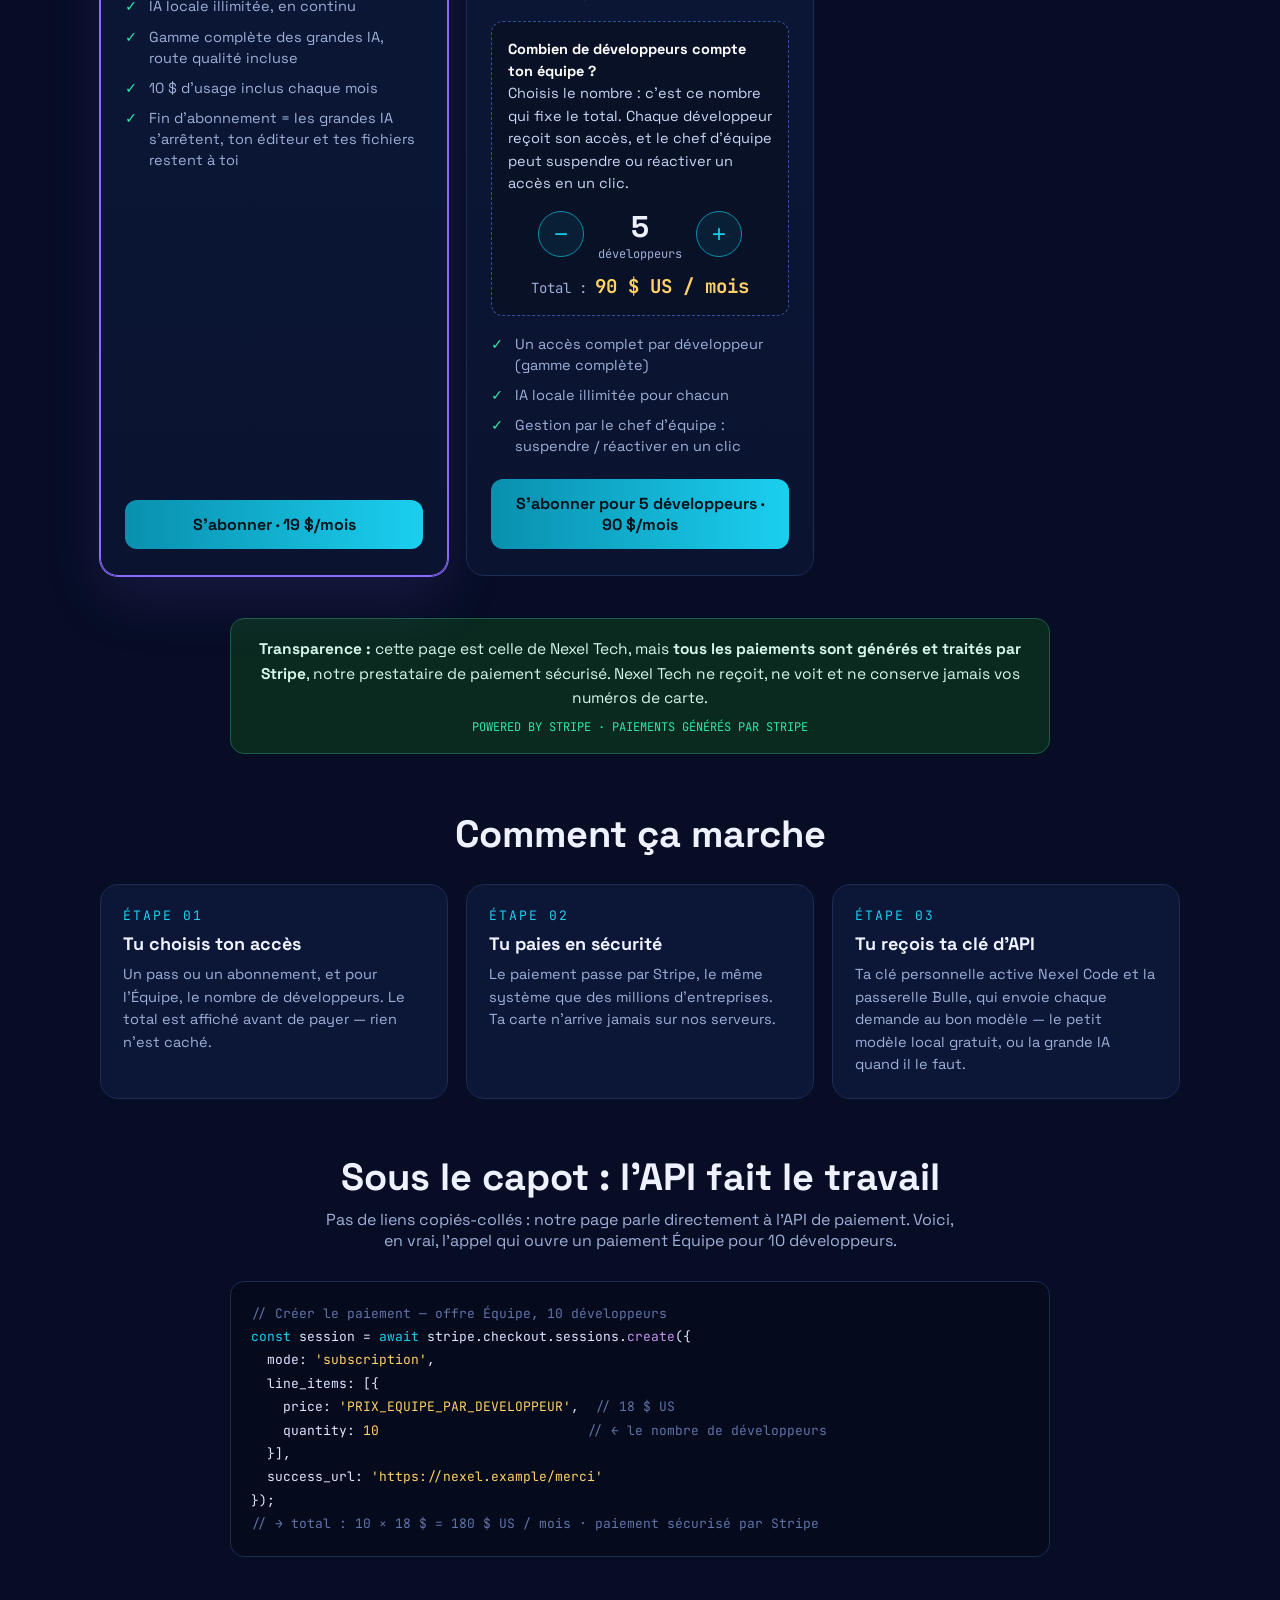
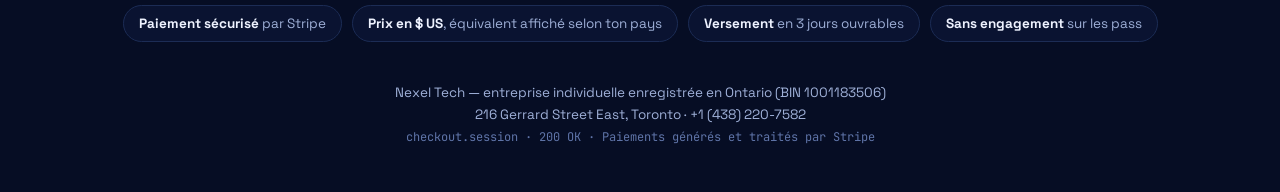
<file: paiement-nexel-code-v2.html>
<!doctype html>
<html lang="fr">
<head>
<meta charset="utf-8">
<meta name="viewport" content="width=device-width,initial-scale=1,viewport-fit=cover">
<title>Nexel Code · Choisir son accès — Paiement sécurisé</title>
<meta name="description" content="Nexel Code : l'IA de codage qui tourne chez toi. Choisis ton accès, paie en ligne en toute sécurité. Prix en dollars US.">
<meta name="theme-color" content="#060d24">
<link rel="preconnect" href="https://fonts.googleapis.com">
<link rel="preconnect" href="https://fonts.gstatic.com" crossorigin>
<link rel="stylesheet" href="https://fonts.googleapis.com/css2?family=Space+Grotesk:wght@400;500;600;700&family=JetBrains+Mono:wght@400;500;700&display=swap">
<style>
:root{
  --bg:#060d24; --bg2:#0a1430; --card:#0c1738; --line:#1c2c55;
  --txt:#eef2ff; --mut:#9fb0d8; --cyan:#1bcfef; --teal:#0a8fae; --violet:#8b6cff;
  --ok:#2fe6a8; --gold:#ffd166; --radius:18px;
}
*{margin:0;padding:0;box-sizing:border-box}
html{scroll-behavior:smooth}
body{background:var(--bg);color:var(--txt);font-family:"Space Grotesk",system-ui,sans-serif;overflow-x:hidden}
a{color:inherit}
.wrap{max-width:1120px;margin:0 auto;padding:0 20px}

/* ---------- décor animé : le monde du code ---------- */
.sky{position:fixed;inset:0;z-index:0;pointer-events:none;overflow:hidden;
  background:radial-gradient(900px 500px at 15% -10%,#10235c 0%,transparent 60%),
             radial-gradient(800px 480px at 90% 0%,#1a1050 0%,transparent 55%),var(--bg)}
.token{position:absolute;font-family:"JetBrains Mono",monospace;color:#2c4a8f;opacity:.5;
  animation:floaty linear infinite;white-space:nowrap}
@keyframes floaty{from{transform:translateY(105vh) rotate(-4deg)}to{transform:translateY(-12vh) rotate(5deg)}}
.grid-bg{position:absolute;inset:0;
  background-image:linear-gradient(#12214d22 1px,transparent 1px),linear-gradient(90deg,#12214d22 1px,transparent 1px);
  background-size:44px 44px;mask-image:radial-gradient(ellipse 90% 60% at 50% 0%,#000 30%,transparent 75%)}
main{position:relative;z-index:1}

/* ---------- en-tête ---------- */
header{padding:22px 0 6px;display:flex;align-items:center;justify-content:space-between}
.logo{font-weight:700;font-size:22px;letter-spacing:.4px;text-decoration:none}
.logo small{color:var(--cyan);font-weight:600}
.logo .code{color:var(--violet)}
.secure-badge{font-family:"JetBrains Mono",monospace;font-size:12px;color:var(--ok);
  border:1px solid #1d5c46;padding:7px 12px;border-radius:999px;background:#0a2a20aa}
.secure-badge::before{content:"● ";animation:blink 1.6s infinite}
@keyframes blink{50%{opacity:.25}}

/* ---------- héros ---------- */
.hero{padding:44px 0 10px;text-align:center}
.kicker{font-family:"JetBrains Mono",monospace;color:var(--cyan);font-size:13px;letter-spacing:2.5px;text-transform:uppercase}
.hero h1{font-size:clamp(32px,5.4vw,54px);line-height:1.06;margin:14px auto 12px;max-width:820px}
.hero h1 .grad{background:linear-gradient(90deg,var(--cyan),var(--violet));-webkit-background-clip:text;background-clip:text;color:transparent}
.hero p{color:var(--mut);font-size:clamp(16px,2vw,19px);max-width:680px;margin:0 auto}

/* ---------- terminal animé ---------- */
.term{max-width:760px;margin:34px auto 8px;background:#050a1cf2;border:1px solid var(--line);border-radius:14px;
  box-shadow:0 30px 80px #0009,0 0 0 1px #000;text-align:left;overflow:hidden}
.term-bar{display:flex;gap:8px;align-items:center;padding:11px 14px;border-bottom:1px solid var(--line);background:#081126}
.dot{width:12px;height:12px;border-radius:50%}
.term-title{margin-left:8px;font-family:"JetBrains Mono",monospace;font-size:12px;color:var(--mut)}
.term-body{padding:18px;font-family:"JetBrains Mono",monospace;font-size:13.5px;line-height:1.85;min-height:196px}
.term-body .p{color:var(--violet)} .term-body .c{color:#e8eeff} .term-body .k{color:var(--cyan)}
.term-body .s{color:var(--gold)} .term-body .ok{color:var(--ok)} .term-body .dim{color:#5f74a8}
.caret{display:inline-block;width:9px;height:17px;background:var(--cyan);vertical-align:-3px;animation:blink 1s steps(1) infinite}

/* ---------- offres ---------- */
.plans{padding:52px 0 8px}
.plans h2,.how h2,.api h2{text-align:center;font-size:clamp(26px,3.6vw,38px);margin-bottom:8px}
.sub{text-align:center;color:var(--mut);max-width:640px;margin:0 auto 30px}
.cards{display:grid;grid-template-columns:repeat(auto-fit,minmax(300px,1fr));gap:18px}
.card{background:linear-gradient(180deg,var(--card),var(--bg2));border:1px solid var(--line);border-radius:var(--radius);
  padding:26px 24px;display:flex;flex-direction:column;position:relative;transition:transform .25s,border-color .25s}
.card:hover{transform:translateY(-5px);border-color:var(--teal)}
.card.hot{border-color:var(--violet);box-shadow:0 0 0 1px var(--violet),0 24px 60px #8b6cff22}
.tag{position:absolute;top:-12px;right:18px;background:linear-gradient(90deg,var(--teal),var(--cyan));color:#02141c;
  font-size:12px;font-weight:700;padding:5px 12px;border-radius:999px}
.tag.v{background:linear-gradient(90deg,var(--violet),#c06cff);color:#fff}
.card h3{font-size:21px;margin-bottom:4px}
.who{color:var(--cyan);font-family:"JetBrains Mono",monospace;font-size:12.5px;margin-bottom:14px}
.price{display:flex;align-items:baseline;gap:7px;margin-bottom:14px}
.price b{font-size:40px;font-weight:700}
.price span{color:var(--mut);font-size:14px}
.desc{color:#cdd8f5;font-size:15.5px;line-height:1.55;margin-bottom:16px}
.feats{list-style:none;margin-bottom:22px;display:grid;gap:9px}
.feats li{color:var(--mut);font-size:14.5px;padding-left:24px;position:relative;line-height:1.45}
.feats li::before{content:"✓";position:absolute;left:0;color:var(--ok);font-weight:700}
.buy{margin-top:auto;display:block;text-align:center;text-decoration:none;font-weight:700;font-size:16px;
  padding:14px 16px;border-radius:12px;border:1px solid var(--teal);color:var(--cyan);
  background:#0a8fae14;transition:.2s;cursor:pointer;font-family:inherit;width:100%}
.buy:hover{background:var(--teal);color:#fff}
.buy.solid{background:linear-gradient(90deg,var(--teal),var(--cyan));color:#02141c;border:none}
.buy.solid:hover{filter:brightness(1.12);color:#02141c}
.buy.v{background:linear-gradient(90deg,var(--violet),#c06cff);color:#fff;border:none}

/* ---------- compteur équipe ---------- */
.team-box{background:#081126;border:1px dashed #33509e;border-radius:12px;padding:16px;margin-bottom:18px}
.team-box p{font-size:14.5px;color:#cdd8f5;line-height:1.55;margin-bottom:12px}
.team-box p b{color:#fff}
.counter{display:flex;align-items:center;gap:14px;justify-content:center}
.counter button{width:46px;height:46px;border-radius:50%;border:1px solid var(--teal);background:#0a8fae1c;
  color:var(--cyan);font-size:24px;cursor:pointer;line-height:1}
.counter button:hover{background:var(--teal);color:#fff}
.counter .n{font-size:30px;font-weight:700;min-width:52px;text-align:center}
.counter .lbl{font-size:12px;color:var(--mut);text-align:center;font-family:"JetBrains Mono",monospace}
.team-total{text-align:center;margin-top:12px;font-family:"JetBrains Mono",monospace;font-size:14px;color:var(--mut)}
.team-total b{color:var(--gold);font-size:19px}

/* ---------- comment ça marche / API ---------- */
.how{padding:56px 0 6px}
.steps{display:grid;grid-template-columns:repeat(auto-fit,minmax(260px,1fr));gap:18px;margin-top:26px}
.step{background:var(--card);border:1px solid var(--line);border-radius:var(--radius);padding:22px}
.step .num{font-family:"JetBrains Mono",monospace;color:var(--cyan);font-size:13px;letter-spacing:2px}
.step h3{margin:8px 0 8px;font-size:18px}
.step p{color:var(--mut);font-size:14.5px;line-height:1.55}
.api{padding:48px 0 10px}
.codebox{max-width:820px;margin:24px auto 0;background:#050a1c;border:1px solid var(--line);border-radius:14px;overflow:hidden}
.codebox pre{padding:20px;font-family:"JetBrains Mono",monospace;font-size:13px;line-height:1.8;overflow-x:auto;color:#dbe6ff}
.codebox .k{color:var(--cyan)} .codebox .s{color:var(--gold)} .codebox .f{color:#c792ea} .codebox .dim{color:#5f74a8}

/* ---------- confiance / pied ---------- */
.trust{display:flex;flex-wrap:wrap;gap:10px;justify-content:center;padding:38px 0 6px}
.trust span{border:1px solid var(--line);background:#0c1738aa;border-radius:999px;padding:9px 15px;font-size:13.5px;color:var(--mut)}
.trust b{color:var(--txt)}
footer{padding:34px 0 44px;text-align:center;color:var(--mut);font-size:13.5px;line-height:1.7}
footer .mono{font-family:"JetBrains Mono",monospace;font-size:12px;color:#5f74a8}
@media (prefers-reduced-motion:reduce){.token{animation:none}.caret,.secure-badge::before{animation:none}}
</style>
</head>
<body>
<div class="sky" id="sky" aria-hidden="true"><div class="grid-bg"></div></div>

<main>
<div class="wrap">
  <header>
    <a class="logo" href="#">NeXel <small>Tech</small> · <span class="code">Nexel Code</span></a>
    <div class="secure-badge">paiement sécurisé · en direct</div>
  </header>

  <section class="hero">
    <div class="kicker">// l'IA de codage qui tourne chez toi</div>
    <h1>Choisis ton accès à <span class="grad">Nexel Code</span></h1>
    <p>Chaque offre dit exactement ce que tu achètes : l'IA locale illimitée sur ta machine, les grandes IA quand il faut aller plus loin, et un prix clair — sans surprise.</p>

    <div class="term" aria-hidden="true">
      <div class="term-bar"><span class="dot" style="background:#ff5f57"></span><span class="dot" style="background:#febc2e"></span><span class="dot" style="background:#28c840"></span><span class="term-title">nexel-code — passerelle Bulle</span></div>
      <div class="term-body" id="termBody"></div>
    </div>
  </section>

  <section class="plans" id="offres">
    <h2>Les accès</h2>
    <p class="sub">Prix en dollars américains (US $). Selon ton pays, Stripe t'affiche l'équivalent dans ta devise au moment de payer. Taxes en sus selon ta province ou ton pays.</p>

    <div class="cards">
      <!-- PASS JOUR -->
      <article class="card">
        <h3>Pass Jour</h3>
        <div class="who">pour tester · 24 heures</div>
        <div class="price"><b>3 $</b><span>US · paiement unique</span></div>
        <p class="desc">Une journée complète pour essayer Nexel Code en conditions réelles, sur ton propre code : de quoi te faire une vraie idée, sans engagement.</p>
        <ul class="feats">
          <li>IA locale illimitée pendant 24 h, directement sur ta machine</li>
          <li>Grandes IA en gamme éco pour les coups de pouce</li>
          <li>2 $ d'usage de grandes IA inclus</li>
          <li>Ton code sensible ne sort jamais de chez toi</li>
        </ul>
        <button class="buy" data-plan="pass-jour">Prendre le Pass Jour · 3 $</button>
      </article>

      <!-- PASS SEMAINE -->
      <article class="card">
        <h3>Pass Semaine</h3>
        <div class="who">pour un vrai projet · 7 jours</div>
        <div class="price"><b>9 $</b><span>US · paiement unique</span></div>
        <p class="desc">Sept jours pour mener un vrai morceau de projet avec l'assistant : le temps de voir ce qu'il change dans ta façon de coder, au quotidien.</p>
        <ul class="feats">
          <li>IA locale illimitée pendant 7 jours</li>
          <li>Grandes IA en gamme éco</li>
          <li>Usage de grandes IA inclus pour travailler sans compter à chaque ligne</li>
          <li>Ton code sensible ne sort jamais de chez toi</li>
        </ul>
        <button class="buy" data-plan="pass-semaine">Prendre le Pass Semaine · 9 $</button>
      </article>

      <!-- PACK LÉGER -->
      <article class="card">
        <h3>Pack Léger</h3>
        <div class="who">1 développeur · abonnement</div>
        <div class="price"><b>14 $</b><span>US / mois</span></div>
        <p class="desc">L'abonnement tranquille pour un développeur : l'essentiel des grandes IA chaque mois, et un plafond que TU fixes pour ne jamais dépasser ton budget.</p>
        <ul class="feats">
          <li>IA locale illimitée, en continu</li>
          <li>Grandes IA jusqu'à la gamme milieu</li>
          <li>6 $ d'usage inclus chaque mois</li>
          <li>Au-delà : usage réel + 40 %, plafonné par toi — à l'atteinte du plafond, retour automatique au local, jamais de coupure sèche</li>
        </ul>
        <button class="buy" data-plan="pack-leger">S'abonner · 14 $/mois</button>
      </article>

      <!-- SOLO -->
      <article class="card hot">
        <div class="tag v">LE PLUS COMPLET</div>
        <h3>Solo</h3>
        <div class="who">1 développeur · abonnement</div>
        <div class="price"><b>19 $</b><span>US / mois</span></div>
        <p class="desc">Tout Nexel Code pour un développeur : la gamme complète des grandes IA, y compris la route qualité pour les tâches difficiles, sans te limiter.</p>
        <ul class="feats">
          <li>IA locale illimitée, en continu</li>
          <li>Gamme complète des grandes IA, route qualité incluse</li>
          <li>10 $ d'usage inclus chaque mois</li>
          <li>Fin d'abonnement = les grandes IA s'arrêtent, ton éditeur et tes fichiers restent à toi</li>
        </ul>
        <button class="buy solid" data-plan="solo">S'abonner · 19 $/mois</button>
      </article>

      <!-- ÉQUIPE -->
      <article class="card">
        <div class="tag">PAR DÉVELOPPEUR</div>
        <h3>Équipe</h3>
        <div class="who">plusieurs développeurs · abonnement</div>
        <div class="price"><b>18 $</b><span>US / développeur / mois</span></div>
        <p class="desc">Nexel Code pour toute ton équipe : chaque développeur a son propre accès complet. Le prix est <b>par personne</b> — une équipe de 10 paie 10 × 18 $ = 180 $ par mois.</p>
        <div class="team-box">
          <p><b>Combien de développeurs compte ton équipe ?</b><br>Choisis le nombre : c'est ce nombre qui fixe le total. Chaque développeur reçoit son accès, et le chef d'équipe peut suspendre ou réactiver un accès en un clic.</p>
          <div class="counter">
            <button type="button" id="minus" aria-label="Un développeur de moins">−</button>
            <div><div class="n" id="teamN">5</div><div class="lbl">développeurs</div></div>
            <button type="button" id="plus" aria-label="Un développeur de plus">+</button>
          </div>
          <div class="team-total">Total : <b id="teamTotal">90 $ US / mois</b></div>
        </div>
        <ul class="feats">
          <li>Un accès complet par développeur (gamme complète)</li>
          <li>IA locale illimitée pour chacun</li>
          <li>Gestion par le chef d'équipe : suspendre / réactiver en un clic</li>
        </ul>
        <button class="buy solid" data-plan="equipe" id="buyTeam">S'abonner pour 5 développeurs · 90 $/mois</button>
      </article>
    </div>
  </section>

  <div style="max-width:820px;margin:34px auto 0;background:#0a2a20;border:1px solid #1d5c46;border-radius:14px;padding:18px 22px;text-align:center">
    <p style="font-size:15.5px;line-height:1.6;color:#d8f5e9"><b>Transparence :</b> cette page est celle de Nexel Tech, mais <b>tous les paiements sont générés et traités par Stripe</b>, notre prestataire de paiement sécurisé. Nexel Tech ne reçoit, ne voit et ne conserve jamais vos numéros de carte.</p>
    <p style="font-family:'JetBrains Mono',monospace;font-size:12px;color:#2fe6a8;margin-top:8px">POWERED BY STRIPE · PAIEMENTS GÉNÉRÉS PAR STRIPE</p>
  </div>

  <section class="how">
    <h2>Comment ça marche</h2>
    <div class="steps">
      <div class="step"><div class="num">ÉTAPE 01</div><h3>Tu choisis ton accès</h3><p>Un pass ou un abonnement, et pour l'Équipe, le nombre de développeurs. Le total est affiché avant de payer — rien n'est caché.</p></div>
      <div class="step"><div class="num">ÉTAPE 02</div><h3>Tu paies en sécurité</h3><p>Le paiement passe par Stripe, le même système que des millions d'entreprises. Ta carte n'arrive jamais sur nos serveurs.</p></div>
      <div class="step"><div class="num">ÉTAPE 03</div><h3>Tu reçois ta clé d'API</h3><p>Ta clé personnelle active Nexel Code et la passerelle Bulle, qui envoie chaque demande au bon modèle — le petit modèle local gratuit, ou la grande IA quand il le faut.</p></div>
    </div>
  </section>

  <section class="api">
    <h2>Sous le capot : l'API fait le travail</h2>
    <p class="sub">Pas de liens copiés-collés : notre page parle directement à l'API de paiement. Voici, en vrai, l'appel qui ouvre un paiement Équipe pour 10 développeurs.</p>
    <div class="codebox"><pre><span class="dim">// Créer le paiement — offre Équipe, 10 développeurs</span>
<span class="k">const</span> session = <span class="k">await</span> stripe.checkout.sessions.<span class="f">create</span>({
  mode: <span class="s">'subscription'</span>,
  line_items: [{
    price: <span class="s">'PRIX_EQUIPE_PAR_DEVELOPPEUR'</span>,  <span class="dim">// 18 $ US</span>
    quantity: <span class="s">10</span>                          <span class="dim">// ← le nombre de développeurs</span>
  }],
  success_url: <span class="s">'https://nexel.example/merci'</span>
});
<span class="dim">// → total : 10 × 18 $ = 180 $ US / mois · paiement sécurisé par Stripe</span></pre></div>
  </section>

  <div class="trust">
    <span><b>Paiement sécurisé</b> par Stripe</span>
    <span><b>Prix en $ US</b>, équivalent affiché selon ton pays</span>
    <span><b>Versement</b> en 3 jours ouvrables</span>
    <span><b>Sans engagement</b> sur les pass</span>
  </div>

  <footer>
    Nexel Tech — entreprise individuelle enregistrée en Ontario (BIN 1001183506)<br>
    216 Gerrard Street East, Toronto · +1 (438) 220-7582
    <div class="mono">checkout.session · 200 OK · Paiements générés et traités par Stripe</div>
  </footer>
</div>
</main>

<script>
/* décor : symboles du code qui flottent, en douceur */
(function(){
  var sky=document.getElementById('sky');
  var syms=['{ }','</>','$_','fn()','=>','200 OK','pk_live_','{ json }','git push','npm run','AI','/* */','const','await','$$$','[ ]',';'];
  for(var i=0;i<16;i++){
    var s=document.createElement('span');s.className='token';s.textContent=syms[i%syms.length];
    s.style.left=(Math.random()*96)+'%';
    s.style.fontSize=(11+Math.random()*13)+'px';
    s.style.animationDuration=(26+Math.random()*30)+'s';
    s.style.animationDelay=(-Math.random()*40)+'s';
    sky.appendChild(s);
  }
})();

/* terminal : la passerelle Bulle crée le paiement, en direct */
(function(){
  var el=document.getElementById('termBody');
  var lines=[
    '<span class="p">$</span> <span class="c">curl -X POST api.nexel.tech/bulle/checkout</span>',
    '<span class="dim">  -H</span> <span class="s">"Authorization: Bearer pk_live_…"</span>',
    '<span class="dim">  -d</span> <span class="s">\'{ "plan": "equipe", "developpeurs": 10 }\'</span>',
    '<span class="ok">→ 200 OK</span> <span class="c">{ "total": "180.00 USD", "par_developpeur": "18.00" }</span>',
    '<span class="dim"># le bon modèle pour chaque demande, le code sensible reste chez toi</span>'
  ];
  var li=0,ci=0,html='';
  function strip(t){var d=document.createElement('div');d.innerHTML=t;return d.textContent;}
  function type(){
    if(li>=lines.length){el.innerHTML=html+'<span class="caret"></span>';return;}
    var plain=strip(lines[li]);
    ci++;
    el.innerHTML=html+lines[li].slice(0,0)+plain.slice(0,ci)+'<span class="caret"></span>';
    if(ci>=plain.length){html+=lines[li]+'<br>';li++;ci=0;setTimeout(type,340);}
    else setTimeout(type,16);
  }
  type();
})();

/* compteur Équipe : le total suit le nombre de développeurs */
(function(){
  var n=5,price=18;
  var nEl=document.getElementById('teamN'),tEl=document.getElementById('teamTotal'),b=document.getElementById('buyTeam');
  function render(){
    nEl.textContent=n;
    tEl.textContent=(n*price)+' $ US / mois';
    b.textContent='S\'abonner pour '+n+' développeur'+(n>1?'s':'')+' · '+(n*price)+' $/mois';
  }
  document.getElementById('minus').onclick=function(){if(n>1){n--;render();}};
  document.getElementById('plus').onclick=function(){if(n<200){n++;render();}};
  render();
})();

/* boutons d'achat : le branchement API se fait ici (sessions Checkout) */
document.querySelectorAll('.buy').forEach(function(btn){
  btn.addEventListener('click',function(){
    var plan=btn.getAttribute('data-plan');
    var qty=plan==='equipe'?document.getElementById('teamN').textContent:'1';
    /* BRANCHEMENT : POST /bulle/checkout { plan, quantite } → ouvrir session.url */
    btn.textContent='Ouverture du paiement sécurisé…';
    setTimeout(function(){btn.textContent='Paiement bientôt ouvert — branchement en cours';},600);
  });
});
</script>
</body>
</html>
</file>
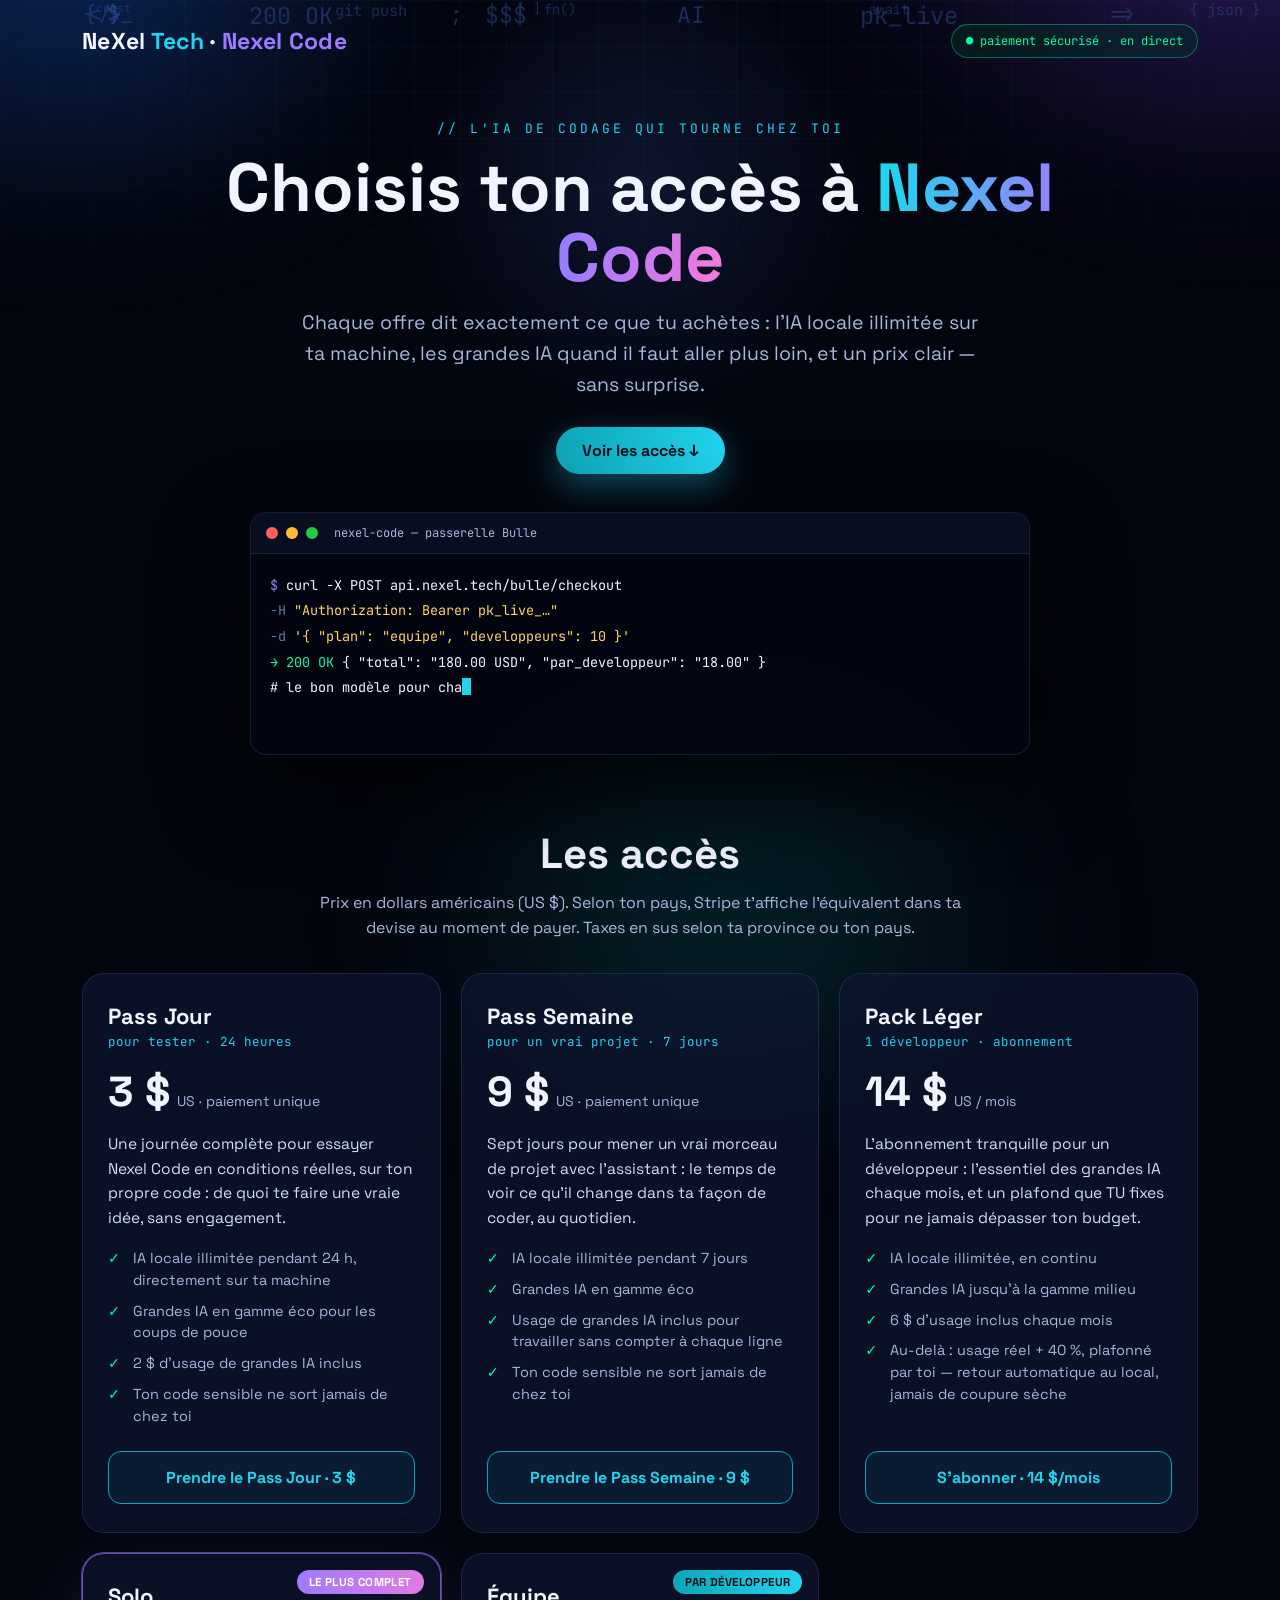
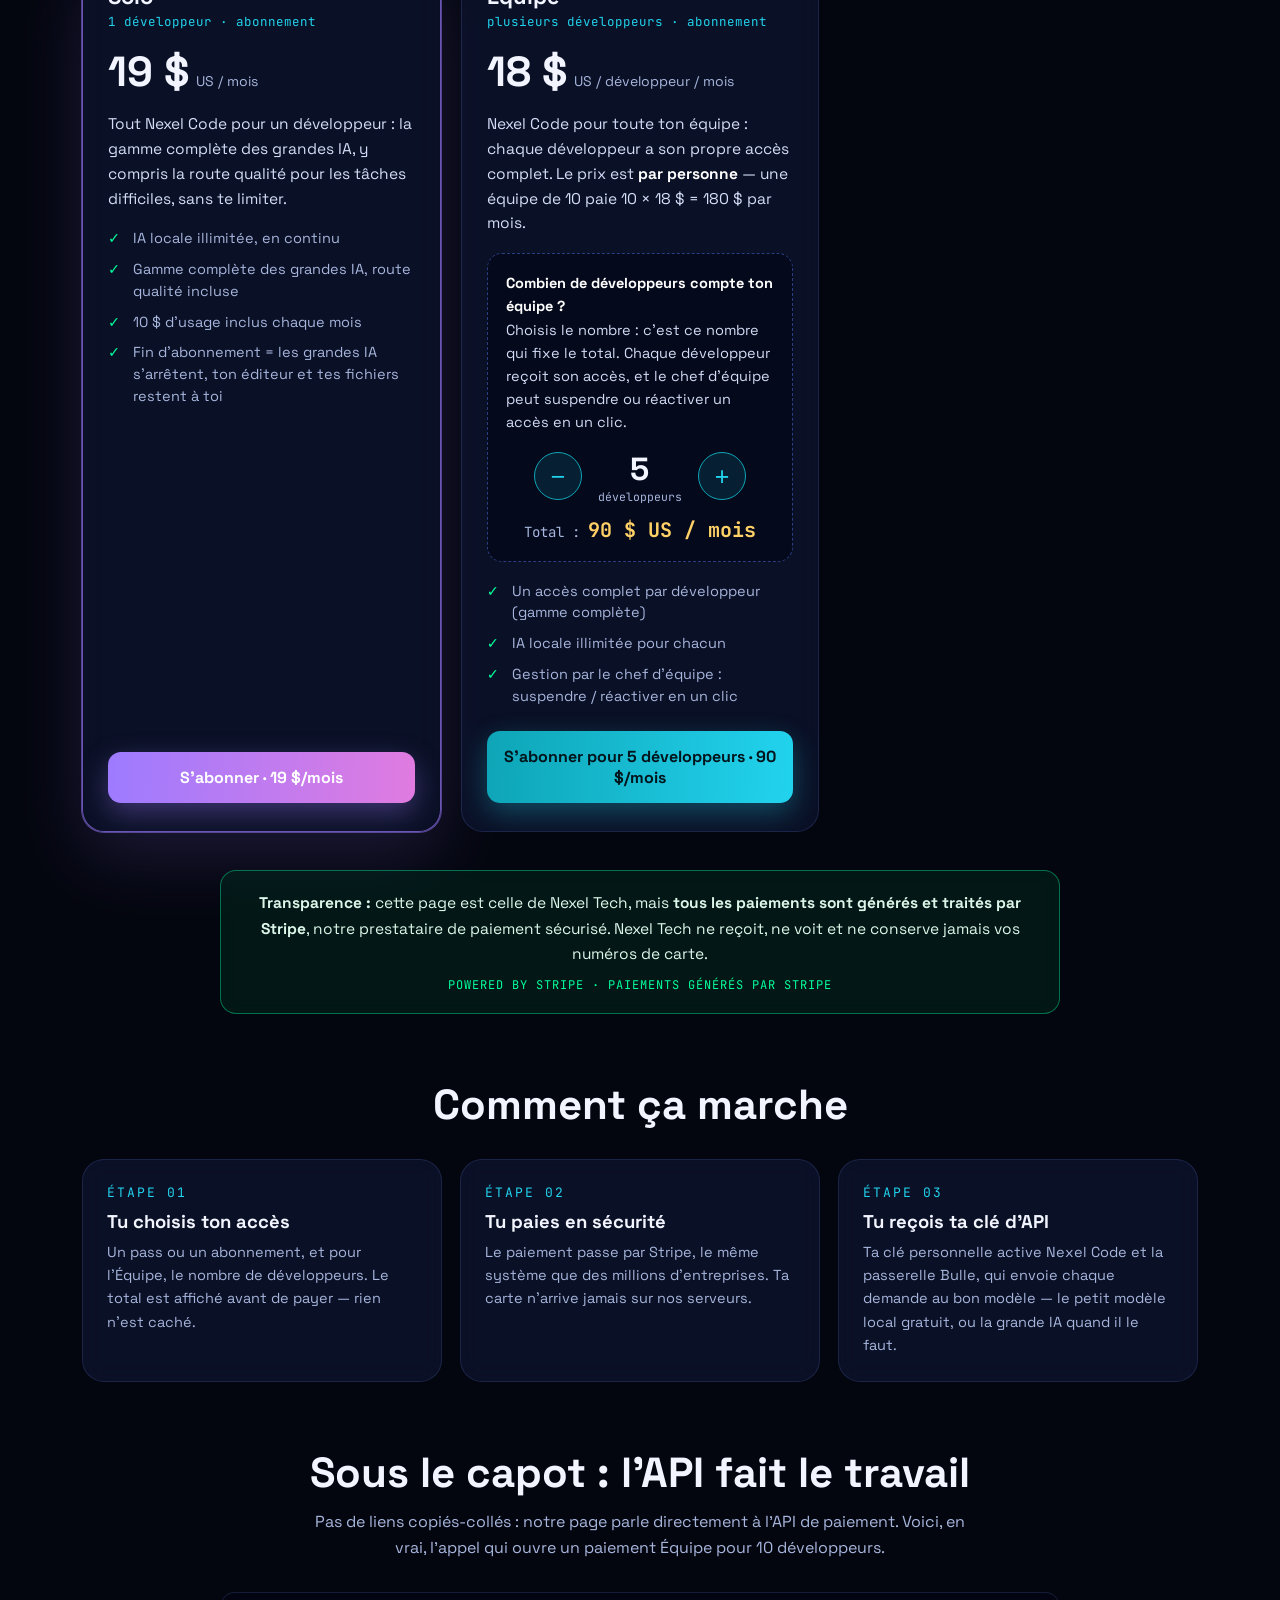
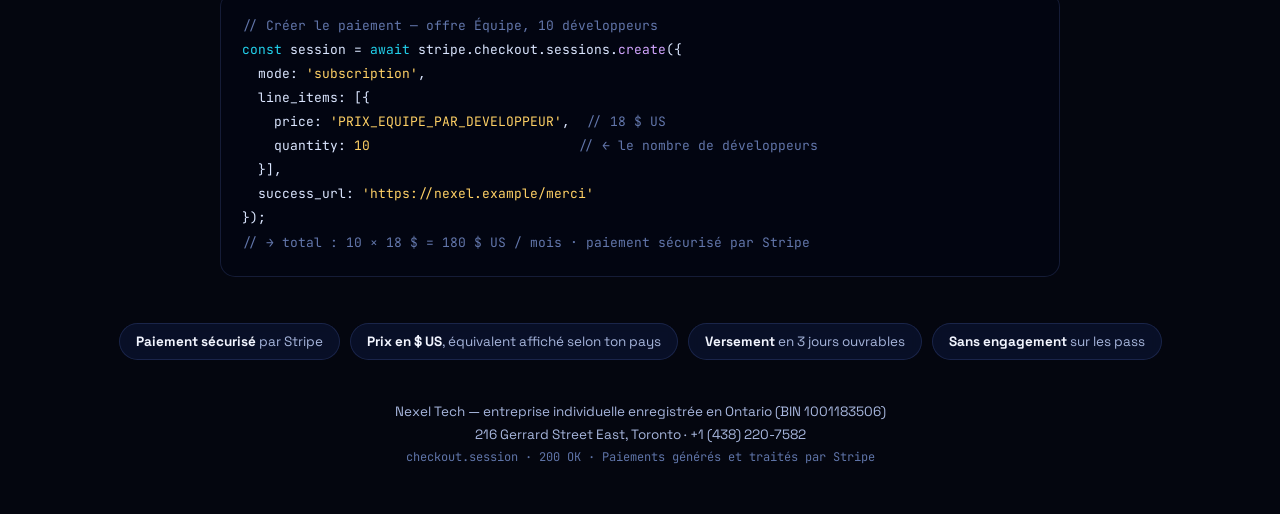
<file: paiement-nexel-code-v3.html>
<!doctype html>
<html lang="fr">
<head>
<meta charset="utf-8">
<meta name="viewport" content="width=device-width,initial-scale=1,viewport-fit=cover">
<title>Nexel Code · Choisir son accès — Paiement sécurisé</title>
<meta name="description" content="Nexel Code : l'IA de codage qui tourne chez toi. Choisis ton accès, paie en ligne en toute sécurité. Prix en dollars US.">
<meta name="theme-color" content="#04060f">
<link rel="preconnect" href="https://fonts.googleapis.com">
<link rel="preconnect" href="https://fonts.gstatic.com" crossorigin>
<link rel="stylesheet" href="https://fonts.googleapis.com/css2?family=Space+Grotesk:wght@400;500;600;700&family=JetBrains+Mono:wght@400;500;700&display=swap">
<style>
:root{
  --bg:#04060f; --card:rgba(16,24,52,.62); --line:rgba(120,150,255,.16);
  --txt:#f2f5ff; --mut:#a7b6dd; --cyan:#22d3ee; --teal:#0ea5b7; --violet:#9d7bff;
  --ok:#00ff9d; --gold:#ffd166; --radius:22px;
}
*{margin:0;padding:0;box-sizing:border-box}
html{scroll-behavior:smooth}
body{background:var(--bg);color:var(--txt);font-family:"Space Grotesk",system-ui,sans-serif;overflow-x:hidden}
::selection{background:var(--violet);color:#fff}
.wrap{max-width:1160px;margin:0 auto;padding:0 22px;position:relative;z-index:2}

/* ===== fond vivant ===== */
.aurora{position:fixed;inset:-20%;z-index:0;pointer-events:none;filter:blur(70px);opacity:.55;
  background:
   radial-gradient(560px 380px at 18% 12%,#1246a0 0%,transparent 65%),
   radial-gradient(640px 420px at 84% 8%,#4b2a9e 0%,transparent 65%),
   radial-gradient(520px 420px at 55% 88%,#063f46 0%,transparent 65%);
  animation:drift 26s ease-in-out infinite alternate}
@keyframes drift{from{transform:translate(0,0) scale(1)}to{transform:translate(-3%,2.5%) scale(1.07)}}
.grid-bg{position:fixed;inset:0;z-index:0;pointer-events:none;
  background-image:linear-gradient(rgba(90,120,255,.05) 1px,transparent 1px),linear-gradient(90deg,rgba(90,120,255,.05) 1px,transparent 1px);
  background-size:46px 46px;
  -webkit-mask-image:radial-gradient(ellipse 95% 62% at 50% 0%,#000 25%,transparent 78%);
          mask-image:radial-gradient(ellipse 95% 62% at 50% 0%,#000 25%,transparent 78%)}
.token{position:fixed;z-index:0;font-family:"JetBrains Mono",monospace;color:#33549f;opacity:.45;pointer-events:none;
  animation:floaty linear infinite;white-space:nowrap}
@keyframes floaty{from{transform:translateY(106vh) rotate(-4deg)}to{transform:translateY(-12vh) rotate(5deg)}}
#glow{position:fixed;width:520px;height:520px;border-radius:50%;pointer-events:none;z-index:1;
  background:radial-gradient(circle,rgba(80,120,255,.13),transparent 65%);transform:translate(-50%,-50%);left:50%;top:20%}

/* ===== en-tête ===== */
header{padding:24px 0 4px;display:flex;align-items:center;justify-content:space-between;gap:14px;flex-wrap:wrap}
.logo{font-weight:700;font-size:23px;letter-spacing:.3px}
.logo em{font-style:normal;color:var(--cyan)} .logo .v{color:var(--violet)}
.secure{font-family:"JetBrains Mono",monospace;font-size:12px;color:var(--ok);
  border:1px solid rgba(0,255,157,.35);padding:8px 14px;border-radius:999px;background:rgba(0,60,40,.35);backdrop-filter:blur(6px)}
.secure::before{content:"● ";animation:blink 1.6s infinite}
@keyframes blink{50%{opacity:.2}}

/* ===== héros ===== */
.hero{padding:58px 0 8px;text-align:center}
.kicker{font-family:"JetBrains Mono",monospace;color:var(--cyan);font-size:13px;letter-spacing:3px;text-transform:uppercase}
.hero h1{font-size:clamp(38px,6.4vw,68px);line-height:1.03;margin:16px auto 14px;max-width:880px;font-weight:700}
.grad{background:linear-gradient(92deg,var(--cyan) 5%,var(--violet) 55%,#ff7ad9 105%);-webkit-background-clip:text;background-clip:text;color:transparent}
.hero p{color:var(--mut);font-size:clamp(16px,2vw,19.5px);max-width:700px;margin:0 auto;line-height:1.6}
.cta-scroll{display:inline-block;margin-top:26px;padding:13px 26px;border-radius:999px;font-weight:700;text-decoration:none;color:#03121a;
  background:linear-gradient(92deg,var(--teal),var(--cyan));box-shadow:0 12px 34px rgba(34,211,238,.35);transition:transform .2s}
.cta-scroll:hover{transform:translateY(-2px) scale(1.02)}

/* ===== terminal ===== */
.term{max-width:780px;margin:38px auto 6px;background:rgba(3,6,18,.88);border:1px solid var(--line);border-radius:16px;
  box-shadow:0 34px 90px rgba(0,0,0,.65),inset 0 1px 0 rgba(255,255,255,.06);text-align:left;overflow:hidden;backdrop-filter:blur(8px)}
.term-bar{display:flex;gap:8px;align-items:center;padding:12px 15px;border-bottom:1px solid var(--line);background:rgba(10,16,36,.8)}
.dot{width:12px;height:12px;border-radius:50%}
.term-title{margin-left:8px;font-family:"JetBrains Mono",monospace;font-size:12px;color:var(--mut)}
.term-body{padding:19px;font-family:"JetBrains Mono",monospace;font-size:13.5px;line-height:1.9;min-height:200px}
.term-body .p{color:var(--violet)} .term-body .k{color:var(--cyan)} .term-body .s{color:var(--gold)}
.term-body .ok{color:var(--ok)} .term-body .dim{color:#6276ab}
.caret{display:inline-block;width:9px;height:17px;background:var(--cyan);vertical-align:-3px;animation:blink 1s steps(1) infinite}

/* ===== sections ===== */
section.blk{padding:58px 0 6px}
h2.t{text-align:center;font-size:clamp(28px,4vw,42px);margin-bottom:10px}
.sub{text-align:center;color:var(--mut);max-width:660px;margin:0 auto 32px;line-height:1.6}
.reveal{opacity:0;transform:translateY(26px);transition:opacity .7s ease,transform .7s ease}
.reveal.on{opacity:1;transform:none}

/* ===== cartes offres ===== */
.cards{display:grid;grid-template-columns:repeat(auto-fit,minmax(310px,1fr));gap:20px}
.card{--mx:50%;--my:50%;background:var(--card);border:1px solid var(--line);border-radius:var(--radius);
  padding:28px 25px;display:flex;flex-direction:column;position:relative;backdrop-filter:blur(14px);
  transform-style:preserve-3d;transition:border-color .25s;overflow:hidden}
.card::before{content:"";position:absolute;inset:0;border-radius:inherit;pointer-events:none;opacity:0;transition:opacity .3s;
  background:radial-gradient(420px circle at var(--mx) var(--my),rgba(120,170,255,.14),transparent 65%)}
.card:hover::before{opacity:1}
.card:hover{border-color:rgba(34,211,238,.55)}
.card.hot{border-color:rgba(157,123,255,.65);box-shadow:0 0 0 1px rgba(157,123,255,.5),0 26px 70px rgba(157,123,255,.16)}
.tag{position:absolute;top:16px;right:16px;background:linear-gradient(92deg,var(--teal),var(--cyan));color:#02141c;
  font-size:11.5px;font-weight:700;padding:5px 12px;border-radius:999px;letter-spacing:.4px}
.tag.v{background:linear-gradient(92deg,var(--violet),#e07be0);color:#fff}
.card h3{font-size:22px;margin-bottom:3px}
.who{color:var(--cyan);font-family:"JetBrains Mono",monospace;font-size:12.5px;margin-bottom:15px}
.price{display:flex;align-items:baseline;gap:7px;margin-bottom:14px}
.price b{font-size:42px;font-weight:700}
.price span{color:var(--mut);font-size:14px}
.desc{color:#d3ddf7;font-size:15.5px;line-height:1.6;margin-bottom:17px}
.desc b{color:#fff}
.feats{list-style:none;margin-bottom:24px;display:grid;gap:9px}
.feats li{color:var(--mut);font-size:14.5px;padding-left:25px;position:relative;line-height:1.5}
.feats li::before{content:"✓";position:absolute;left:0;color:var(--ok);font-weight:700}
.buy{margin-top:auto;display:block;text-align:center;font-weight:700;font-size:16px;padding:15px 16px;border-radius:13px;
  border:1px solid var(--teal);color:var(--cyan);background:rgba(14,165,183,.08);cursor:pointer;font-family:inherit;width:100%;transition:.2s}
.buy:hover{background:var(--teal);color:#fff;transform:translateY(-1px)}
.buy.solid{background:linear-gradient(92deg,var(--teal),var(--cyan));color:#02141c;border:none;box-shadow:0 10px 28px rgba(34,211,238,.3)}
.buy.solid:hover{filter:brightness(1.13);color:#02141c}
.buy.v{background:linear-gradient(92deg,var(--violet),#e07be0);color:#fff;border:none;box-shadow:0 10px 28px rgba(157,123,255,.35)}

/* compteur équipe */
.team-box{background:rgba(5,9,26,.75);border:1px dashed rgba(90,130,255,.45);border-radius:15px;padding:18px;margin-bottom:19px}
.team-box p{font-size:14.5px;color:#d3ddf7;line-height:1.6;margin-bottom:14px}
.team-box p b{color:#fff}
.counter{display:flex;align-items:center;gap:16px;justify-content:center}
.counter button{width:48px;height:48px;border-radius:50%;border:1px solid var(--teal);background:rgba(14,165,183,.14);
  color:var(--cyan);font-size:25px;cursor:pointer;line-height:1;transition:.15s}
.counter button:hover{background:var(--teal);color:#fff;transform:scale(1.07)}
.counter .n{font-size:32px;font-weight:700;min-width:54px;text-align:center}
.counter .lbl{font-size:11.5px;color:var(--mut);text-align:center;font-family:"JetBrains Mono",monospace}
.team-total{text-align:center;margin-top:13px;font-family:"JetBrains Mono",monospace;font-size:14px;color:var(--mut)}
.team-total b{color:var(--gold);font-size:20px}

/* transparence */
.truth{max-width:840px;margin:38px auto 0;background:rgba(0,50,34,.4);border:1px solid rgba(0,255,157,.4);border-radius:16px;
  padding:20px 24px;text-align:center;backdrop-filter:blur(8px)}
.truth p{font-size:15.5px;line-height:1.65;color:#dcf7ea}
.truth .mono{font-family:"JetBrains Mono",monospace;font-size:12px;color:var(--ok);margin-top:9px;letter-spacing:1px}

/* étapes + code */
.steps{display:grid;grid-template-columns:repeat(auto-fit,minmax(260px,1fr));gap:18px;margin-top:28px}
.step{background:var(--card);border:1px solid var(--line);border-radius:var(--radius);padding:24px;backdrop-filter:blur(12px)}
.step .num{font-family:"JetBrains Mono",monospace;color:var(--cyan);font-size:13px;letter-spacing:2px}
.step h3{margin:9px 0 8px;font-size:18.5px}
.step p{color:var(--mut);font-size:14.5px;line-height:1.6}
.codebox{max-width:840px;margin:26px auto 0;background:rgba(3,6,18,.9);border:1px solid var(--line);border-radius:15px;overflow:hidden}
.codebox pre{padding:21px;font-family:"JetBrains Mono",monospace;font-size:13px;line-height:1.85;overflow-x:auto;color:#dbe6ff}
.codebox .k{color:var(--cyan)} .codebox .s{color:var(--gold)} .codebox .f{color:#d3a6ff} .codebox .dim{color:#6276ab}

.trust{display:flex;flex-wrap:wrap;gap:10px;justify-content:center;padding:40px 0 4px}
.trust span{border:1px solid var(--line);background:rgba(12,23,56,.6);border-radius:999px;padding:9px 16px;font-size:13.5px;color:var(--mut);backdrop-filter:blur(6px)}
.trust b{color:var(--txt)}
footer{padding:36px 0 46px;text-align:center;color:var(--mut);font-size:13.5px;line-height:1.75}
footer .mono{font-family:"JetBrains Mono",monospace;font-size:12px;color:#5f74a8}
@media (prefers-reduced-motion:reduce){.token,.aurora{animation:none}.caret,.secure::before{animation:none}.reveal{opacity:1;transform:none}}
</style>
</head>
<body>
<div class="aurora" aria-hidden="true"></div>
<div class="grid-bg" aria-hidden="true"></div>
<div id="glow" aria-hidden="true"></div>

<div class="wrap">
  <header>
    <div class="logo">NeXel <em>Tech</em> · <span class="v">Nexel Code</span></div>
    <div class="secure">paiement sécurisé · en direct</div>
  </header>

  <section class="hero">
    <div class="kicker">// l'IA de codage qui tourne chez toi</div>
    <h1>Choisis ton accès à <span class="grad">Nexel Code</span></h1>
    <p>Chaque offre dit exactement ce que tu achètes : l'IA locale illimitée sur ta machine, les grandes IA quand il faut aller plus loin, et un prix clair — sans surprise.</p>
    <a class="cta-scroll" href="#offres">Voir les accès ↓</a>

    <div class="term" aria-hidden="true">
      <div class="term-bar"><span class="dot" style="background:#ff5f57"></span><span class="dot" style="background:#febc2e"></span><span class="dot" style="background:#28c840"></span><span class="term-title">nexel-code — passerelle Bulle</span></div>
      <div class="term-body" id="termBody"></div>
    </div>
  </section>

  <section class="blk" id="offres">
    <h2 class="t">Les accès</h2>
    <p class="sub">Prix en dollars américains (US $). Selon ton pays, Stripe t'affiche l'équivalent dans ta devise au moment de payer. Taxes en sus selon ta province ou ton pays.</p>

    <div class="cards">
      <article class="card reveal">
        <h3>Pass Jour</h3>
        <div class="who">pour tester · 24 heures</div>
        <div class="price"><b>3 $</b><span>US · paiement unique</span></div>
        <p class="desc">Une journée complète pour essayer Nexel Code en conditions réelles, sur ton propre code : de quoi te faire une vraie idée, sans engagement.</p>
        <ul class="feats">
          <li>IA locale illimitée pendant 24 h, directement sur ta machine</li>
          <li>Grandes IA en gamme éco pour les coups de pouce</li>
          <li>2 $ d'usage de grandes IA inclus</li>
          <li>Ton code sensible ne sort jamais de chez toi</li>
        </ul>
        <button class="buy" data-plan="pass-jour">Prendre le Pass Jour · 3 $</button>
      </article>

      <article class="card reveal">
        <h3>Pass Semaine</h3>
        <div class="who">pour un vrai projet · 7 jours</div>
        <div class="price"><b>9 $</b><span>US · paiement unique</span></div>
        <p class="desc">Sept jours pour mener un vrai morceau de projet avec l'assistant : le temps de voir ce qu'il change dans ta façon de coder, au quotidien.</p>
        <ul class="feats">
          <li>IA locale illimitée pendant 7 jours</li>
          <li>Grandes IA en gamme éco</li>
          <li>Usage de grandes IA inclus pour travailler sans compter à chaque ligne</li>
          <li>Ton code sensible ne sort jamais de chez toi</li>
        </ul>
        <button class="buy" data-plan="pass-semaine">Prendre le Pass Semaine · 9 $</button>
      </article>

      <article class="card reveal">
        <h3>Pack Léger</h3>
        <div class="who">1 développeur · abonnement</div>
        <div class="price"><b>14 $</b><span>US / mois</span></div>
        <p class="desc">L'abonnement tranquille pour un développeur : l'essentiel des grandes IA chaque mois, et un plafond que TU fixes pour ne jamais dépasser ton budget.</p>
        <ul class="feats">
          <li>IA locale illimitée, en continu</li>
          <li>Grandes IA jusqu'à la gamme milieu</li>
          <li>6 $ d'usage inclus chaque mois</li>
          <li>Au-delà : usage réel + 40 %, plafonné par toi — retour automatique au local, jamais de coupure sèche</li>
        </ul>
        <button class="buy" data-plan="pack-leger">S'abonner · 14 $/mois</button>
      </article>

      <article class="card hot reveal">
        <div class="tag v">LE PLUS COMPLET</div>
        <h3>Solo</h3>
        <div class="who">1 développeur · abonnement</div>
        <div class="price"><b>19 $</b><span>US / mois</span></div>
        <p class="desc">Tout Nexel Code pour un développeur : la gamme complète des grandes IA, y compris la route qualité pour les tâches difficiles, sans te limiter.</p>
        <ul class="feats">
          <li>IA locale illimitée, en continu</li>
          <li>Gamme complète des grandes IA, route qualité incluse</li>
          <li>10 $ d'usage inclus chaque mois</li>
          <li>Fin d'abonnement = les grandes IA s'arrêtent, ton éditeur et tes fichiers restent à toi</li>
        </ul>
        <button class="buy v" data-plan="solo">S'abonner · 19 $/mois</button>
      </article>

      <article class="card reveal">
        <div class="tag">PAR DÉVELOPPEUR</div>
        <h3>Équipe</h3>
        <div class="who">plusieurs développeurs · abonnement</div>
        <div class="price"><b>18 $</b><span>US / développeur / mois</span></div>
        <p class="desc">Nexel Code pour toute ton équipe : chaque développeur a son propre accès complet. Le prix est <b>par personne</b> — une équipe de 10 paie 10 × 18 $ = 180 $ par mois.</p>
        <div class="team-box">
          <p><b>Combien de développeurs compte ton équipe ?</b><br>Choisis le nombre : c'est ce nombre qui fixe le total. Chaque développeur reçoit son accès, et le chef d'équipe peut suspendre ou réactiver un accès en un clic.</p>
          <div class="counter">
            <button type="button" id="minus" aria-label="Un développeur de moins">−</button>
            <div><div class="n" id="teamN">5</div><div class="lbl">développeurs</div></div>
            <button type="button" id="plus" aria-label="Un développeur de plus">+</button>
          </div>
          <div class="team-total">Total : <b id="teamTotal">90 $ US / mois</b></div>
        </div>
        <ul class="feats">
          <li>Un accès complet par développeur (gamme complète)</li>
          <li>IA locale illimitée pour chacun</li>
          <li>Gestion par le chef d'équipe : suspendre / réactiver en un clic</li>
        </ul>
        <button class="buy solid" data-plan="equipe" id="buyTeam">S'abonner pour 5 développeurs · 90 $/mois</button>
      </article>
    </div>

    <div class="truth reveal">
      <p><b>Transparence :</b> cette page est celle de Nexel Tech, mais <b>tous les paiements sont générés et traités par Stripe</b>, notre prestataire de paiement sécurisé. Nexel Tech ne reçoit, ne voit et ne conserve jamais vos numéros de carte.</p>
      <div class="mono">POWERED BY STRIPE · PAIEMENTS GÉNÉRÉS PAR STRIPE</div>
    </div>
  </section>

  <section class="blk">
    <h2 class="t">Comment ça marche</h2>
    <div class="steps">
      <div class="step reveal"><div class="num">ÉTAPE 01</div><h3>Tu choisis ton accès</h3><p>Un pass ou un abonnement, et pour l'Équipe, le nombre de développeurs. Le total est affiché avant de payer — rien n'est caché.</p></div>
      <div class="step reveal"><div class="num">ÉTAPE 02</div><h3>Tu paies en sécurité</h3><p>Le paiement passe par Stripe, le même système que des millions d'entreprises. Ta carte n'arrive jamais sur nos serveurs.</p></div>
      <div class="step reveal"><div class="num">ÉTAPE 03</div><h3>Tu reçois ta clé d'API</h3><p>Ta clé personnelle active Nexel Code et la passerelle Bulle, qui envoie chaque demande au bon modèle — le petit modèle local gratuit, ou la grande IA quand il le faut.</p></div>
    </div>
  </section>

  <section class="blk">
    <h2 class="t">Sous le capot : l'API fait le travail</h2>
    <p class="sub">Pas de liens copiés-collés : notre page parle directement à l'API de paiement. Voici, en vrai, l'appel qui ouvre un paiement Équipe pour 10 développeurs.</p>
    <div class="codebox reveal"><pre><span class="dim">// Créer le paiement — offre Équipe, 10 développeurs</span>
<span class="k">const</span> session = <span class="k">await</span> stripe.checkout.sessions.<span class="f">create</span>({
  mode: <span class="s">'subscription'</span>,
  line_items: [{
    price: <span class="s">'PRIX_EQUIPE_PAR_DEVELOPPEUR'</span>,  <span class="dim">// 18 $ US</span>
    quantity: <span class="s">10</span>                          <span class="dim">// ← le nombre de développeurs</span>
  }],
  success_url: <span class="s">'https://nexel.example/merci'</span>
});
<span class="dim">// → total : 10 × 18 $ = 180 $ US / mois · paiement sécurisé par Stripe</span></pre></div>
  </section>

  <div class="trust">
    <span><b>Paiement sécurisé</b> par Stripe</span>
    <span><b>Prix en $ US</b>, équivalent affiché selon ton pays</span>
    <span><b>Versement</b> en 3 jours ouvrables</span>
    <span><b>Sans engagement</b> sur les pass</span>
  </div>

  <footer>
    Nexel Tech — entreprise individuelle enregistrée en Ontario (BIN 1001183506)<br>
    216 Gerrard Street East, Toronto · +1 (438) 220-7582
    <div class="mono">checkout.session · 200 OK · Paiements générés et traités par Stripe</div>
  </footer>
</div>

<script>
/* fond : symboles du code qui flottent */
(function(){
  var syms=['{ }','</>','$_','fn()','=>','200 OK','pk_live_','{ json }','git push','AI','const','await','$$$','[ ]',';'];
  for(var i=0;i<15;i++){
    var s=document.createElement('span');s.className='token';s.textContent=syms[i%syms.length];
    s.style.left=(Math.random()*96)+'%'; s.style.top='0';
    s.style.fontSize=(11+Math.random()*13)+'px';
    s.style.animationDuration=(28+Math.random()*30)+'s';
    s.style.animationDelay=(-Math.random()*40)+'s';
    document.body.appendChild(s);
  }
})();

/* halo qui suit la souris */
(function(){
  var g=document.getElementById('glow');
  document.addEventListener('mousemove',function(e){g.style.left=e.clientX+'px';g.style.top=e.clientY+'px';});
})();

/* cartes : inclinaison 3D douce + projecteur */
document.querySelectorAll('.card').forEach(function(card){
  card.addEventListener('mousemove',function(e){
    var r=card.getBoundingClientRect();
    var x=e.clientX-r.left, y=e.clientY-r.top;
    card.style.setProperty('--mx',(x/r.width*100)+'%');
    card.style.setProperty('--my',(y/r.height*100)+'%');
    card.style.transform='perspective(900px) rotateY('+((x/r.width-.5)*5)+'deg) rotateX('+((.5-y/r.height)*5)+'deg)';
  });
  card.addEventListener('mouseleave',function(){card.style.transform='';});
});

/* apparition au défilement */
(function(){
  var io=new IntersectionObserver(function(es){es.forEach(function(en){if(en.isIntersecting){en.target.classList.add('on');io.unobserve(en.target);}});},{threshold:.12});
  document.querySelectorAll('.reveal').forEach(function(el){io.observe(el);});
})();

/* terminal : la passerelle Bulle crée le paiement, en direct */
(function(){
  var el=document.getElementById('termBody');
  var lines=[
    '<span class="p">$</span> curl -X POST api.nexel.tech/bulle/checkout',
    '<span class="dim">  -H</span> <span class="s">"Authorization: Bearer pk_live_…"</span>',
    '<span class="dim">  -d</span> <span class="s">\'{ "plan": "equipe", "developpeurs": 10 }\'</span>',
    '<span class="ok">→ 200 OK</span> { "total": "180.00 USD", "par_developpeur": "18.00" }',
    '<span class="dim"># le bon modèle pour chaque demande, le code sensible reste chez toi</span>'
  ];
  function plain(t){var d=document.createElement('div');d.innerHTML=t;return d.textContent;}
  var li=0,ci=0,html='';
  function type(){
    if(li>=lines.length){el.innerHTML=html+'<span class="caret"></span>';return;}
    var p=plain(lines[li]); ci++;
    el.innerHTML=html+p.slice(0,ci)+'<span class="caret"></span>';
    if(ci>=p.length){html+=lines[li]+'<br>';li++;ci=0;setTimeout(type,360);}
    else setTimeout(type,15);
  }
  type();
})();

/* compteur Équipe */
(function(){
  var n=5,price=18;
  var nEl=document.getElementById('teamN'),tEl=document.getElementById('teamTotal'),b=document.getElementById('buyTeam');
  function render(){
    nEl.textContent=n;
    tEl.textContent=(n*price)+' $ US / mois';
    b.textContent='S\'abonner pour '+n+' développeur'+(n>1?'s':'')+' · '+(n*price)+' $/mois';
  }
  document.getElementById('minus').onclick=function(){if(n>1){n--;render();}};
  document.getElementById('plus').onclick=function(){if(n<200){n++;render();}};
  render();
})();

/* boutons d'achat : branchement API (sessions Checkout) */
document.querySelectorAll('.buy').forEach(function(btn){
  btn.addEventListener('click',function(){
    /* BRANCHEMENT : POST /bulle/checkout { plan, quantite } → ouvrir session.url */
    btn.textContent='Ouverture du paiement sécurisé…';
    setTimeout(function(){btn.textContent='Paiement bientôt ouvert — branchement en cours';},600);
  });
});
</script>
</body>
</html>
</file>
<file: assets/css/site.css>
/* ============================================================
   NeXel Tech — v2 (skills design appliqués)
   Lecture : vitrine d'atelier tech B2B (PME canadiennes, Afrique) —
   langage précis et confiant, dark-tech natif, profondeur légère.
   Dials : design-variance 7 · motion 5 · densité 4.

   TOKENS
   --ease-out    : révélations, entrées, micro-interactions
   --ease-in-out : transitions d'état (chart FinOps, toggles)
   Durées : press 140ms · hover 200ms · UI 240ms · reveal 700ms
   Jamais : transition:all · ease-in sur UI · scale(0) en entrée.
   Rayons : 14px cartes/panneaux · 8px contrôles · pill = tags.
   Espacements : grille 4/8px (--s1..--s20).
   ============================================================ */
:root{
  /* --- Couleur : 1 accent (cyan). Ambre = sémantique (alerte) uniquement. --- */
  --bg:#060d24;
  --bg2:#0a1533;
  --panel:#0c1c44;
  --line:#1e447f;
  --fg:#eef5fc;
  --muted:#93a9c9;
  --accent:#1bcfef;
  --accent-deep:#0a8fae;
  --warn:#f2b544;

  /* --- Typographie : vraie paire (display ≠ body) --- */
  --font-display:"Space Grotesk","Arial Narrow",Arial,sans-serif;
  --font-body:system-ui,-apple-system,"Segoe UI",Roboto,Arial,sans-serif;
  --font-mono:"JetBrains Mono",ui-monospace,"SFMono-Regular",Menlo,Consolas,monospace;

  /* --- Motion (emil) --- */
  --ease-out:cubic-bezier(0.23,1,0.32,1);
  --ease-in-out:cubic-bezier(0.77,0,0.175,1);
  --d-press:140ms;
  --d-hover:200ms;
  --d-ui:240ms;
  --d-reveal:700ms;

  /* --- Forme --- */
  --r-card:14px;
  --r-ctl:8px;

  /* --- Espace (grille 4/8) --- */
  --s1:4px; --s2:8px; --s3:12px; --s4:16px; --s5:20px; --s6:24px;
  --s8:32px; --s10:40px; --s12:48px; --s16:64px; --s20:80px;

  --maxw:1280px;
  --gutter:clamp(16px,4vw,56px);
  color-scheme:dark;
}
*,*::before,*::after{box-sizing:border-box}
html,body{margin:0}
img{max-width:100%}
[hidden]{display:none!important}
html{scroll-behavior:smooth;scroll-padding-top:72px}
body{background:var(--bg);color:var(--fg);font-family:var(--font-body);font-size:17px;line-height:1.6;-webkit-font-smoothing:antialiased;overflow-x:hidden}
a{color:inherit}
:focus-visible{outline:2px solid var(--accent);outline-offset:3px;border-radius:2px}
::selection{background:var(--accent);color:var(--bg)}
.wrap{max-width:var(--maxw);margin-inline:auto;padding-inline:var(--gutter)}
.ico{width:16px;height:16px;flex:none}

/* Étiquette mono : réservée aux composants (terminal, chart, cartes).
   Budget eyebrows de section : héros + services uniquement. */
.silk{font-family:var(--font-mono);font-size:12px;letter-spacing:.14em;text-transform:uppercase;color:var(--muted);display:flex;align-items:center;gap:10px}
.silk .ref{border:1px solid var(--line);color:var(--accent);padding:2px 7px;letter-spacing:.08em}
.eyebrow{font-family:var(--font-mono);font-size:12px;letter-spacing:.16em;text-transform:uppercase;color:var(--accent);display:flex;align-items:center;gap:12px;margin:0 0 var(--s4)}
.eyebrow .ref{border:1px solid var(--line);padding:2px 8px;letter-spacing:.08em}

h2{font-family:var(--font-display);font-weight:700;font-size:clamp(30px,4vw,52px);line-height:1.04;letter-spacing:-.02em;margin:0;text-wrap:balance;max-width:22ch}
h3{font-family:var(--font-display);font-weight:600;font-size:22px;line-height:1.15;margin:0;text-wrap:balance}
p{margin:0}
.lede{color:var(--muted);font-size:clamp(16px,1.4vw,18px);max-width:60ch}

/* Panneaux */
.glass{background:linear-gradient(160deg,rgba(18,38,84,.66),rgba(8,18,48,.66));border:1px solid rgba(27,207,239,.16);backdrop-filter:blur(14px);-webkit-backdrop-filter:blur(14px);border-radius:var(--r-card);box-shadow:0 24px 60px rgba(2,6,20,.5)}

/* ---------- Navigation ---------- */
.nav{position:sticky;top:env(safe-area-inset-top,0px);z-index:30;background:rgba(6,13,36,.82);backdrop-filter:blur(14px);-webkit-backdrop-filter:blur(14px);border-bottom:1px solid var(--line)}
.nav .wrap{display:flex;align-items:center;justify-content:space-between;gap:20px;height:64px}
.nav-logo{display:flex;align-items:baseline;gap:6px;text-decoration:none;font-family:var(--font-display);font-weight:700;font-size:24px;color:var(--accent);letter-spacing:-.01em}
.nav-logo small{font-weight:400;font-size:17px}
.nav-links{display:flex;gap:26px;list-style:none;margin:0;padding:0;font-size:15px}
.nav-links a{text-decoration:none;color:var(--muted);transition:color var(--d-hover) var(--ease-out)}
.nav-right{display:flex;align-items:center;gap:12px}
.nav-tel{display:flex;align-items:center;gap:8px;font-family:var(--font-mono);font-size:13px;color:var(--fg);text-decoration:none;padding:8px 4px;transition:color var(--d-hover) var(--ease-out)}
.lang{display:inline-flex;border:1px solid var(--line);border-radius:var(--r-ctl);overflow:hidden}
.lang button{font-family:var(--font-mono);font-size:12px;letter-spacing:.08em;background:transparent;color:var(--muted);border:0;padding:8px 10px;cursor:pointer;transition:color var(--d-hover) var(--ease-out),background-color var(--d-hover) var(--ease-out)}
.lang button[aria-pressed="true"]{background:var(--fg);color:var(--bg)}

/* Boutons : hover = lift 200ms ease-out · press = scale(.97) 140ms */
.btn{display:inline-flex;align-items:center;gap:10px;font-family:var(--font-mono);font-size:14px;font-weight:500;letter-spacing:.02em;text-decoration:none;padding:14px 22px;border:1px solid var(--accent);border-radius:var(--r-ctl);color:var(--bg);background:var(--accent);cursor:pointer;transition:transform var(--d-hover) var(--ease-out),box-shadow var(--d-hover) var(--ease-out),background-color var(--d-hover) var(--ease-out),color var(--d-hover) var(--ease-out);white-space:nowrap}
.btn:active{transform:scale(.97);transition-duration:var(--d-press)}
.btn.ghost{background:rgba(27,207,239,.06);color:var(--accent)}
.btn.small{padding:9px 14px;font-size:13px}
.cta-short{display:none}
@media (max-width:1180px){.nav-tel{display:none}}
@media (max-width:1040px){.nav-links{display:none}}
@media (max-width:520px){.cta-long{display:none}.cta-short{display:inline}.nav-logo{font-size:21px}.nav-logo small{font-size:15px}.nav .wrap{gap:10px}}

/* Hovers tactiles exclus des écrans tactiles */
@media (hover:hover) and (pointer:fine){
  .nav-links a:hover{color:var(--fg)}
  .nav-tel:hover{color:var(--accent)}
  .lang button:hover{color:var(--fg)}
  .btn:hover{transform:translateY(-2px);box-shadow:0 12px 28px rgba(27,207,239,.35)}
  .btn.ghost:hover{background:var(--accent);color:var(--bg)}
  .copy:hover{border-color:var(--accent)}
  .foot-grid a:hover{color:var(--accent)}
  .proj a:hover{background:rgba(27,207,239,.045)}
  .proj a:hover::before{transform:scaleX(1)}
  .proj a:hover .proj-name{color:var(--accent);translate:8px 0}
  .proj a:hover .proj-go{background:var(--accent);border-color:var(--accent);color:var(--bg);transform:rotate(-45deg) scale(1.06)}
  .bom tbody tr:hover{background:rgba(27,207,239,.06)}
}

/* ---------- Héros ---------- */
.hero{position:relative;overflow:hidden;isolation:isolate;min-height:100svh;display:flex;flex-direction:column;border-bottom:1px solid var(--line)}
#depth{position:absolute;inset:0;width:100%;height:100%;z-index:-2}
.hero::after{content:"";position:absolute;inset:0;z-index:-1;pointer-events:none;
  background:radial-gradient(60% 46% at 50% 30%,rgba(27,207,239,.08),transparent 70%)}
.hero-in{padding-block:clamp(20px,3vw,32px) clamp(28px,4vw,48px);display:flex;flex-direction:column;gap:clamp(28px,4vw,52px);flex:1;justify-content:center}
/* Hero stack : eyebrow, h1, lede (≤20 mots), CTAs — tout tient dans le viewport */
.status{display:flex;flex-wrap:wrap;justify-content:space-between;gap:8px 24px;font-family:var(--font-mono);font-size:12px;letter-spacing:.12em;text-transform:uppercase;color:var(--muted);margin:0}
.status span{display:flex;align-items:center;gap:9px}
.led{width:8px;height:8px;border-radius:50%;background:var(--accent);box-shadow:0 0 10px var(--accent);animation:blink 2s steps(2) infinite}
.status time{color:var(--fg);font-variant-numeric:tabular-nums}
@keyframes blink{50%{opacity:.15}}

.hero-grid{display:grid;grid-template-columns:minmax(0,1.05fr) minmax(0,.95fr);gap:clamp(32px,5vw,72px);align-items:center}
.hero h1{font-family:var(--font-display);font-weight:700;font-size:clamp(34px,4.6vw,60px);line-height:1.04;letter-spacing:-.02em;margin:0;max-width:18ch;text-wrap:balance}
.hero h1 em{font-style:normal;color:var(--accent)}
.hero .lede{margin-top:18px;max-width:44ch}
.hero-ctas{display:flex;flex-wrap:wrap;gap:12px;margin-top:28px}
@media (max-width:960px){.hero-grid{grid-template-columns:minmax(0,1fr);align-items:start}}

/* Emblème X en 3D : float décoratif 7s + orbites linéaires + suivi pointeur (spring lerp JS) */
.hero-emblem{display:flex;justify-content:center;perspective:1200px}
.emblem{position:relative;width:min(360px,70vw);aspect-ratio:1;perspective:1100px;cursor:pointer;animation:floaty 7s ease-in-out infinite}
@keyframes floaty{0%,100%{translate:0 -8px}50%{translate:0 10px}}
.emblem-3d{position:absolute;inset:14%;transform-style:preserve-3d;will-change:transform}
.x-layer{position:absolute;inset:0}
.x-layer svg{width:100%;height:100%;display:block;overflow:visible}
.x-layer.front svg{filter:drop-shadow(0 22px 34px rgba(27,207,239,.28))}
.orbit{position:absolute;inset:2%;pointer-events:none;transform-style:preserve-3d}
.orbit i{position:absolute;inset:0;border:1px solid rgba(27,207,239,.28);border-radius:50%}
.orbit i::after{content:"";position:absolute;top:-4px;left:50%;width:8px;height:8px;margin-left:-4px;border-radius:50%;background:var(--accent);box-shadow:0 0 12px var(--accent)}
.o1{animation:orbitSpin 18s linear infinite}
.o2{inset:10%;animation:orbitSpin 26s linear infinite reverse}
.o2 i{border-color:rgba(10,143,174,.35)}
@keyframes orbitSpin{from{transform:rotateX(72deg) rotateZ(0)}to{transform:rotateX(72deg) rotateZ(360deg)}}
.eshadow{position:absolute;left:18%;right:18%;bottom:-4%;height:26px;background:radial-gradient(50% 50% at 50% 50%,rgba(27,207,239,.22),transparent 70%);filter:blur(6px);animation:shadowPulse 7s ease-in-out infinite}
@keyframes shadowPulse{0%,100%{transform:scaleX(1.12);opacity:.85}50%{transform:scaleX(.88);opacity:.5}}
.emblem.pop .emblem-3d{animation:xpop .55s cubic-bezier(.2,.9,.3,1.4)}
@keyframes xpop{0%{scale:1}40%{scale:1.12}100%{scale:1}}

.scrollcue{display:flex;flex-direction:column;align-items:center;gap:8px;text-decoration:none;color:var(--muted);font-family:var(--font-mono);font-size:11px;letter-spacing:.22em;text-transform:uppercase;margin-top:6px}
.scrollcue i{width:1px;height:44px;background:linear-gradient(var(--accent),transparent);display:block;animation:cueDrop 1.8s var(--ease-in-out) infinite;transform-origin:top}
@keyframes cueDrop{0%{transform:scaleY(0)}45%{transform:scaleY(1)}100%{transform:scaleY(0);transform-origin:bottom}}

/* Séquence d'ouverture : rise opacity+translate, 900ms ease-out, stagger 80-150ms */
.nx-intro .rise{animation:riseIn .9s var(--ease-out) both}
.nx-intro .status.rise{animation-delay:.05s}
.nx-intro .hero-copy .rise:nth-child(1){animation-delay:.15s}
.nx-intro .hero-copy .rise:nth-child(2){animation-delay:.28s}
.nx-intro .hero-copy .rise:nth-child(3){animation-delay:.41s}
.nx-intro .hero-emblem.rise{animation-delay:.3s}
@keyframes riseIn{from{opacity:0;translate:0 34px}to{opacity:1;translate:0 0}}

/* ---------- Révélation au défilement : opacity+translate 700ms ease-out --- */
.js .rv{opacity:0;translate:0 28px;transition:opacity var(--d-reveal) var(--ease-out),translate var(--d-reveal) var(--ease-out)}
.js .rv.in{opacity:1;translate:0 0}

/* ---------- Sections : têtes empilées (pas de split-header) ---------- */
section{padding-block:clamp(72px,10vw,136px);border-bottom:1px solid var(--line);position:relative}
.sec-head{max-width:880px;margin-bottom:clamp(40px,6vw,72px)}
.sec-head .lede{margin-top:20px}

/* ---------- Terminal (sa propre bande) ---------- */
.termsec{padding-block:clamp(56px,7vw,96px)}
.term{font-family:var(--font-mono);font-size:13px;transform-style:preserve-3d}
.term-bar{display:flex;justify-content:space-between;align-items:center;gap:12px;padding:12px 18px;border-bottom:1px solid rgba(27,207,239,.14);color:var(--muted);font-size:12px;letter-spacing:.04em}
.live{display:flex;align-items:center;gap:7px;color:var(--accent)}
.live i{width:7px;height:7px;border-radius:50%;background:var(--accent);display:block;animation:blink 1.4s steps(2) infinite}
.term-body{margin:0;padding:18px;min-height:230px;white-space:pre-wrap;word-break:break-word;line-height:1.72;color:#bcd0e6;overflow:hidden;transform:translateZ(24px)}
.term-body .c{color:var(--fg)}
.term-body .c::before{content:"$ ";color:var(--accent)}
.term-body .ok b{color:var(--accent);font-weight:500}
.term-body .warn b{color:var(--warn);font-weight:500}
.term-body .info{color:var(--muted)}
.caret{display:inline-block;width:.6em;height:1.1em;background:var(--accent);vertical-align:-3px;animation:blink 1s steps(2) infinite}

/* ---------- Services : bento asymétrique (anti cartes clonées) ---------- */
.cards{display:grid;grid-template-columns:repeat(12,minmax(0,1fr));gap:clamp(24px,3vw,40px);perspective:1600px}
.card{grid-column:span 5;position:relative;padding:30px;display:flex;flex-direction:column;min-width:0;transform-style:preserve-3d;transition:transform var(--d-ui) var(--ease-out),border-color var(--d-ui) var(--ease-out),box-shadow var(--d-ui) var(--ease-out);will-change:transform}
.card.wide{grid-column:span 7;display:grid;grid-template-columns:minmax(0,1fr) minmax(0,1fr);gap:28px;align-items:center}
.card.wide.flip .viz{order:-1}
.card-idx{font-family:var(--font-mono);font-size:12px;letter-spacing:.14em;text-transform:uppercase;color:var(--accent);margin:0 0 12px}
.card h3{margin-bottom:12px}
.card p{color:var(--muted);font-size:16px}
.card .viz{margin-block:20px}
.card.wide .viz{margin-block:0}
.tags{list-style:none;margin:20px 0 0;padding:0;display:flex;flex-wrap:wrap;gap:8px}
.tags li{font-family:var(--font-mono);font-size:12px;color:var(--fg);border:1px solid var(--line);border-radius:999px;padding:4px 12px;background:rgba(27,207,239,.05)}
@media (hover:hover) and (pointer:fine){
  .card:hover{border-color:rgba(27,207,239,.45);box-shadow:0 30px 70px rgba(2,6,20,.6),0 0 0 1px rgba(27,207,239,.12)}
}
@media (max-width:960px){
  .card,.card.wide{grid-column:1/-1;display:flex;flex-direction:column}
  .card.wide.flip .viz{order:0}
  .card .viz,.card.wide .viz{margin-block:20px}
}

.viz{background:rgba(4,10,30,.72);border:1px solid var(--line);border-radius:10px;padding:16px;min-height:170px;font-family:var(--font-mono);font-size:12.5px;position:relative;overflow:hidden}
.bench{display:grid;gap:11px}
.bench-row{display:grid;grid-template-columns:58px minmax(0,1fr) 84px;align-items:center;gap:12px;color:var(--muted)}
.bench-row .bar{height:6px;background:var(--line);border-radius:3px;position:relative;overflow:hidden}
.bench-row .bar::after{content:"";position:absolute;inset:0;background:var(--accent);border-radius:3px;transform-origin:left;transform:scaleX(var(--v,1));animation:fill 5.5s var(--ease-in-out) infinite;animation-delay:var(--d,0s)}
.bench-row.w .bar::after{background:var(--warn)}
.bench-row b{font-weight:500;color:var(--accent);text-align:right}
.bench-row.w b{color:var(--warn)}
@keyframes fill{0%{transform:scaleX(0)}35%,100%{transform:scaleX(var(--v,1))}}
.bench-foot{margin-top:14px;padding-top:10px;border-top:1px dashed var(--line);color:var(--muted);display:flex;justify-content:space-between;gap:10px;flex-wrap:wrap}
.code{margin:0;line-height:1.75;white-space:pre;overflow-x:auto;color:#bcd0e6}
.code span{display:block;padding-inline:6px;margin-inline:-6px;border-radius:4px;transition:background-color var(--d-hover) var(--ease-out)}
.code span.cur{background:rgba(27,207,239,.12);box-shadow:inset 2px 0 0 var(--accent)}
.code .k{color:var(--accent)}.code .s{color:var(--warn)}.code .m{color:var(--muted)}
.code-out{margin-top:10px;color:var(--accent);transition:opacity var(--d-hover) var(--ease-out)}
.wf{display:grid;gap:8px;grid-template-columns:repeat(3,minmax(0,1fr))}
.wf .blk{height:14px;border:1px solid var(--line);border-radius:3px;position:relative;overflow:hidden}
.wf .blk::after{content:"";position:absolute;inset:0;background:var(--accent-deep);border-radius:2px;transform-origin:left;animation:build 7s var(--ease-in-out) infinite;animation-delay:var(--d,0s)}
.wf .full{grid-column:1/-1}.wf .tall{height:46px}.wf .hero-b{height:38px}.wf .hero-b::after{background:var(--accent)}
@keyframes build{0%{transform:scaleX(0)}18%,100%{transform:scaleX(1)}}
.wf-url{display:flex;align-items:center;gap:8px;color:var(--muted);margin-bottom:10px}
.wf-url::before{content:"";width:8px;height:8px;border:1px solid var(--accent-deep);border-radius:50%}
.graph svg{width:100%;height:auto;display:block}

/* ---------- Bande cinétique : pilotée au scroll, pas de marquee auto --- */
.kinetic{overflow:hidden;border-bottom:1px solid var(--line);padding-block:clamp(28px,4vw,56px);background:linear-gradient(180deg,transparent,rgba(10,143,174,.05),transparent)}
.kin-row{display:flex;align-items:center;gap:clamp(18px,2.4vw,40px);white-space:nowrap;width:max-content;margin-left:-30vw;will-change:transform}
.kin-row span{font-family:var(--font-display);font-weight:700;font-size:clamp(56px,10.5vw,170px);line-height:.95;letter-spacing:-.03em;color:var(--fg);text-transform:uppercase}
.kin-row span.o{color:transparent;-webkit-text-stroke:1.5px var(--accent)}
.kin-row .kx{width:clamp(34px,5.4vw,88px);height:auto;flex:none;overflow:visible;filter:drop-shadow(0 6px 18px rgba(27,207,239,.3))}

/* ---------- Réalisations : liste éditoriale ---------- */
.projects{list-style:none;margin:0;padding:0;border-top:1px solid var(--line);perspective:1400px}
.proj a{display:grid;grid-template-columns:56px minmax(0,.85fr) minmax(0,1.25fr) 210px 48px;gap:14px 32px;align-items:center;padding:30px 12px;border-bottom:1px solid var(--line);text-decoration:none;position:relative;border-radius:12px;transition:background-color var(--d-ui) var(--ease-out),transform var(--d-ui) var(--ease-out)}
.proj a::before{content:"";position:absolute;left:12px;right:12px;bottom:-1px;height:1px;background:linear-gradient(90deg,var(--accent),transparent);transform:scaleX(0);transform-origin:left;transition:transform .6s var(--ease-out)}
.proj-ref{font-family:var(--font-mono);font-size:13px;color:var(--accent)}
.proj-name{font-family:var(--font-display);font-weight:700;font-size:clamp(28px,3.3vw,44px);line-height:1;letter-spacing:-.015em;transition:color var(--d-hover) var(--ease-out),translate var(--d-ui) var(--ease-out)}
.proj-desc{color:var(--muted);font-size:16px;max-width:56ch}
.proj-meta{display:flex;flex-direction:column;align-items:flex-end;gap:9px;font-family:var(--font-mono);font-size:13px;color:var(--muted);text-align:right}
.proj-tags{display:flex;gap:6px;flex-wrap:wrap;justify-content:flex-end}
.proj-tags span{border:1px solid var(--line);border-radius:999px;padding:3px 10px;font-size:11.5px;color:var(--fg);background:rgba(27,207,239,.05)}
.proj-go{width:48px;height:48px;border:1px solid var(--line);border-radius:50%;display:grid;place-items:center;color:var(--accent);transition:background-color var(--d-hover) var(--ease-out),color var(--d-hover) var(--ease-out),transform var(--d-ui) var(--ease-out),border-color var(--d-hover) var(--ease-out)}
.proj-go svg{width:18px;height:18px}
@media (max-width:860px){
  .proj a{grid-template-columns:40px minmax(0,1fr) 44px;gap:10px 14px;padding:24px 8px}
  .proj-ref{grid-row:1;grid-column:1}.proj-name{grid-row:1;grid-column:2}
  .proj-go{width:44px;height:44px;grid-row:1;grid-column:3}
  .proj-desc{grid-column:2/4}
  .proj-meta{grid-column:2/4;align-items:flex-start;text-align:left}
  .proj-tags{justify-content:flex-start}
}
.registry{display:grid;grid-template-columns:auto minmax(0,1fr) minmax(0,auto);gap:24px clamp(28px,5vw,72px);align-items:center;margin-top:clamp(48px,6vw,80px);padding:clamp(24px,3vw,36px)}
.reg-num{font-family:var(--font-display);font-weight:700;font-size:clamp(72px,10vw,148px);line-height:.85;color:var(--accent);letter-spacing:-.03em;font-variant-numeric:tabular-nums;text-shadow:0 12px 40px rgba(27,207,239,.3)}
.reg-text{min-width:0}
.reg-text strong{display:block;font-family:var(--font-display);font-weight:600;font-size:clamp(20px,2vw,26px);line-height:1.2;text-wrap:balance}
.reg-text p{margin-top:10px;color:var(--muted);font-size:15px}
.leds{display:grid;grid-template-columns:repeat(10,14px);gap:6px}
.leds i{width:14px;height:14px;border-radius:3px;display:block;background:var(--accent-deep)}
.leds i.f{background:var(--accent);box-shadow:0 0 8px rgba(27,207,239,.55)}
.leds.run i{animation:ledOn .35s both;animation-delay:calc(var(--k) * 40ms)}
@keyframes ledOn{from{background:var(--line);box-shadow:none}}
.leds-key{display:flex;gap:16px;flex-wrap:wrap;margin-top:12px;font-family:var(--font-mono);font-size:11.5px;color:var(--muted)}
.leds-key span{display:flex;align-items:center;gap:6px}
.leds-key i{width:10px;height:10px;border-radius:2px;display:block}
@media (max-width:960px){.registry{grid-template-columns:auto minmax(0,1fr)}.leds-wrap{grid-column:1/-1}}
@media (max-width:520px){.registry{grid-template-columns:minmax(0,1fr)}.leds{grid-template-columns:repeat(10,minmax(0,14px))}}

/* ---------- Méthode : split texte | tableau ---------- */
.method{display:grid;grid-template-columns:minmax(0,.9fr) minmax(0,1.1fr);gap:clamp(40px,6vw,88px);align-items:start}
@media (max-width:960px){.method{grid-template-columns:minmax(0,1fr)}}
.method .lede{margin-top:20px}
.steps{list-style:none;margin:36px 0 0;padding:0;display:grid;counter-reset:s}
.steps li{display:grid;grid-template-columns:52px minmax(0,1fr);gap:16px;padding:20px 0;border-top:1px solid var(--line);counter-increment:s}
.steps li:last-child{border-bottom:1px solid var(--line)}
.steps li::before{content:"0" counter(s);font-family:var(--font-mono);color:var(--accent);font-size:14px;padding-top:4px}
.steps strong{display:block;font-family:var(--font-display);font-weight:600;font-size:19px}
.steps span{color:var(--muted);font-size:16px}
.sprint{padding:22px;min-width:0;position:sticky;top:88px;transform-style:preserve-3d}
.sprint-head{display:flex;justify-content:space-between;flex-wrap:wrap;gap:8px 16px;font-family:var(--font-mono);font-size:12.5px;color:var(--muted);margin-bottom:16px}
.sprint-head b{color:var(--accent);font-weight:500}
.burn{height:3px;background:var(--line);border-radius:2px;margin-bottom:18px;position:relative;overflow:hidden}
.burn i{position:absolute;left:0;top:0;bottom:0;background:linear-gradient(90deg,var(--accent-deep),var(--accent));width:0;transition:width .6s var(--ease-out);border-radius:2px}
.lanes{display:grid;grid-template-columns:repeat(4,minmax(0,1fr));gap:10px}
@media (max-width:620px){.lanes{grid-template-columns:repeat(2,minmax(0,1fr))}.sprint{position:static}}
.lane{min-width:0;display:flex;flex-direction:column;gap:8px;min-height:250px;padding:10px 8px;background:rgba(4,10,30,.6);border:1px solid var(--line);border-radius:10px}
@media (max-width:620px){.lane{min-height:200px}}
.lane h4{margin:0 0 4px;font-family:var(--font-mono);font-weight:500;font-size:11px;letter-spacing:.12em;text-transform:uppercase;color:var(--muted);display:flex;justify-content:space-between;gap:4px}
.tk{background:var(--panel);border:1px solid var(--line);border-left:3px solid var(--accent-deep);border-radius:6px;padding:8px 9px;font-size:13px;line-height:1.3;will-change:transform;box-shadow:0 6px 16px rgba(2,6,20,.4)}
.tk small{display:block;font-family:var(--font-mono);font-size:10.5px;color:var(--muted);margin-bottom:3px;letter-spacing:.04em}
.lane[data-l="3"] .tk{border-left-color:var(--accent);color:var(--muted)}
.lane[data-l="1"] .tk{border-left-color:var(--warn)}

/* ---------- FinOps : pleine largeur (casse le zigzag) ---------- */
.fin-head{max-width:880px;margin-bottom:clamp(32px,4vw,56px)}
.fin-head .lede{margin-top:20px}
.fin-list{list-style:none;margin:32px 0 0;padding:0;display:grid;grid-template-columns:repeat(2,minmax(0,1fr));gap:0 48px}
.fin-list li{position:relative;padding:16px 0 16px 26px;border-top:1px solid var(--line);color:var(--muted)}
.fin-list li:nth-last-child(-n+2){border-bottom:1px solid var(--line)}
.fin-list li b{color:var(--fg);font-weight:600}
.fin-list li::before{content:"";position:absolute;left:0;top:24px;width:9px;height:9px;border:1px solid var(--accent);border-radius:2px;transform:rotate(45deg)}
@media (max-width:720px){.fin-list{grid-template-columns:minmax(0,1fr)}.fin-list li:nth-last-child(-n+2){border-bottom:0}.fin-list li:last-child{border-bottom:1px solid var(--line)}}
.chart{padding:clamp(20px,3vw,32px);min-width:0;transform-style:preserve-3d}
.chart-top{display:flex;justify-content:space-between;align-items:center;flex-wrap:wrap;gap:12px;margin-bottom:14px}
.seg{display:inline-flex;border:1px solid var(--line);border-radius:var(--r-ctl);overflow:hidden}
.seg button{font-family:var(--font-mono);font-size:12.5px;background:transparent;color:var(--muted);border:0;padding:8px 14px;cursor:pointer;transition:background-color var(--d-hover) var(--ease-out),color var(--d-hover) var(--ease-out)}
.seg button[aria-pressed="true"]{background:var(--accent);color:var(--bg)}
.seg button:active{transform:scale(.97);transition-duration:var(--d-press)}
.chart svg{width:100%;height:auto;display:block}
.legend{display:flex;flex-wrap:wrap;gap:8px 20px;margin-top:12px;font-family:var(--font-mono);font-size:12px;color:var(--muted);align-items:baseline}
.legend>span{display:flex;align-items:center;gap:8px}
.legend i{width:14px;height:10px;border-radius:2px;display:block}
.legend .note{margin-left:auto;font-size:11.5px;opacity:.8}

/* ---------- Fondateur ---------- */
.about{display:grid;grid-template-columns:minmax(0,.72fr) minmax(0,1.28fr);gap:clamp(40px,6vw,88px);align-items:center}
@media (max-width:960px){.about{grid-template-columns:minmax(0,1fr)}}
.portrait{margin:0;position:relative;max-width:440px}
@media (max-width:960px){.portrait{max-width:380px}}
.pframe{position:relative;overflow:hidden;border:1px solid var(--line);border-radius:var(--r-card);transform-style:preserve-3d;box-shadow:0 30px 70px rgba(2,6,20,.55)}
.portrait .pframe img{display:block;width:100%;height:auto;aspect-ratio:4/5;object-fit:cover;filter:contrast(1.04);transform:translateY(var(--py,0px)) scale(1.06);will-change:transform}
.scanl{position:absolute;left:0;right:0;top:0;height:2px;background:var(--accent);box-shadow:0 0 14px 2px var(--accent);opacity:0;pointer-events:none;z-index:2}
.scanl::after{content:"";position:absolute;left:0;right:0;bottom:2px;height:90px;background:linear-gradient(to top,rgba(27,207,239,.22),transparent)}
.pframe.scan .scanl{animation:scanDown 1.7s var(--ease-in-out)}
@keyframes scanDown{0%{top:0;opacity:1}90%{opacity:1}100%{top:100%;opacity:0}}
.portrait figcaption{margin-top:22px}
.name{font-family:var(--font-display);font-weight:700;font-size:clamp(34px,4.4vw,56px);line-height:1;margin:0;letter-spacing:-.015em}
.roles{display:flex;flex-wrap:wrap;gap:8px;margin:18px 0 24px}
.roles span{font-family:var(--font-mono);font-size:12.5px;color:var(--bg);background:var(--accent);border-radius:999px;padding:5px 12px}
.about .body{color:var(--muted);max-width:58ch;display:grid;gap:14px}
.bom-wrap{grid-column:1/-1;margin-top:clamp(16px,3vw,32px);overflow-x:auto}
.bom{width:100%;border-collapse:collapse;font-size:15px}
.bom caption{text-align:left;padding:16px 18px;font-family:var(--font-mono);font-size:12px;letter-spacing:.12em;text-transform:uppercase;color:var(--muted);border-bottom:1px solid rgba(27,207,239,.14)}
.bom th{font-family:var(--font-mono);font-weight:500;font-size:11.5px;letter-spacing:.1em;text-transform:uppercase;color:var(--muted);text-align:left;padding:10px 18px;border-bottom:1px solid var(--line)}
.bom td{padding:13px 18px;border-bottom:1px solid var(--line);vertical-align:top}
.bom tr:last-child td{border-bottom:0}
.bom td:first-child{font-family:var(--font-mono);color:var(--accent);font-size:13px;white-space:nowrap}
.bom td:last-child{color:var(--muted)}
.bom tbody tr{transition:background-color var(--d-hover) var(--ease-out)}
.bom tbody.scan tr{animation:rowScan 1.1s var(--ease-out);animation-delay:calc(var(--r) * 95ms)}
@keyframes rowScan{0%{background:transparent}30%{background:rgba(27,207,239,.15)}100%{background:transparent}}
@media (max-width:620px){.bom{font-size:14px}.bom td,.bom th{padding-inline:12px}}

/* ---------- Contact ---------- */
.contact{display:grid;grid-template-columns:minmax(0,.9fr) minmax(0,1.1fr);gap:clamp(40px,6vw,88px);align-items:start}
@media (max-width:960px){.contact{grid-template-columns:minmax(0,1fr)}}
.contact .lede{margin-top:20px}
.coords{margin:32px 0 0;display:grid}
.coord{display:grid;grid-template-columns:104px minmax(0,1fr) auto;gap:12px;align-items:center;padding:16px 0;border-top:1px solid var(--line)}
.coord:last-child{border-bottom:1px solid var(--line)}
.coord dt{font-family:var(--font-mono);font-size:12px;letter-spacing:.1em;text-transform:uppercase;color:var(--muted)}
.coord dd{margin:0;word-break:break-word}
.coord dd.big{font-family:var(--font-display);font-weight:600;font-size:clamp(20px,2vw,24px);user-select:all}
.coord dd.big a{text-decoration:none}
.coord dd.todo{color:var(--warn);font-family:var(--font-mono);font-size:14px}
.copy{font-family:var(--font-mono);font-size:12px;background:transparent;color:var(--accent);border:1px solid var(--line);border-radius:var(--r-ctl);padding:7px 12px;cursor:pointer;transition:border-color var(--d-hover) var(--ease-out),transform var(--d-press) var(--ease-out)}
.copy:active{transform:scale(.97)}
@media (max-width:520px){.coord{grid-template-columns:minmax(0,1fr) auto}.coord dt{grid-column:1/-1}}
form{display:grid;gap:18px;min-width:0;padding:clamp(22px,3vw,34px);transform-style:preserve-3d}
.row2{display:grid;grid-template-columns:repeat(2,minmax(0,1fr));gap:18px}
@media (max-width:620px){.row2{grid-template-columns:minmax(0,1fr)}}
label{display:grid;gap:7px;font-family:var(--font-mono);font-size:12px;letter-spacing:.08em;text-transform:uppercase;color:var(--muted)}
input,select,textarea{font:inherit;font-family:var(--font-body);font-size:16px;letter-spacing:0;text-transform:none;color:var(--fg);background:rgba(4,10,30,.7);border:1px solid var(--line);padding:12px 13px;border-radius:var(--r-ctl);width:100%;transition:border-color var(--d-hover) var(--ease-out),box-shadow var(--d-hover) var(--ease-out)}
input:focus,select:focus,textarea:focus{outline:none;border-color:var(--accent);box-shadow:0 0 0 3px rgba(27,207,239,.15)}
textarea{min-height:130px;resize:vertical}
.err{color:var(--warn);font-family:var(--font-mono);font-size:13px;min-height:1em}
.out{border:1px dashed var(--accent-deep);border-radius:10px;padding:16px;display:grid;gap:12px;background:rgba(10,143,174,.06)}
.out pre{margin:0;white-space:pre-wrap;word-break:break-word;font-family:var(--font-mono);font-size:13px;color:var(--fg);max-height:220px;overflow:auto}
.out p{color:var(--muted);font-size:15px}

/* ---------- Pied de page ---------- */
footer{overflow:hidden;position:relative;background:linear-gradient(180deg,transparent,rgba(8,18,48,.7))}
.foot-grid{display:grid;grid-template-columns:minmax(0,1.4fr) repeat(3,minmax(0,1fr));gap:40px 32px;padding-block:clamp(56px,7vw,88px) 32px}
.foot-grid h5{margin:0 0 14px;font-family:var(--font-mono);font-weight:500;font-size:12px;letter-spacing:.14em;text-transform:uppercase;color:var(--muted)}
.foot-grid ul{list-style:none;margin:0;padding:0;display:grid;gap:9px}
.foot-grid a{text-decoration:none;color:var(--fg);transition:color var(--d-hover) var(--ease-out)}
.foot-brand .nav-logo{font-size:34px}
.foot-brand .nav-logo small{font-size:24px}
.foot-brand p{margin-top:14px;color:var(--muted);max-width:30ch}
.foot-mark{font-family:var(--font-display);font-weight:700;font-size:27vw;line-height:.74;letter-spacing:-.05em;color:transparent;-webkit-text-stroke:1px var(--line);text-align:center;white-space:nowrap;margin-bottom:-.12em;user-select:none;pointer-events:none}
.foot-bottom{display:flex;flex-wrap:wrap;justify-content:space-between;gap:12px;padding-block:20px;border-top:1px solid var(--line);font-family:var(--font-mono);font-size:12px;color:var(--muted);position:relative}
@media (max-width:860px){.foot-grid{grid-template-columns:repeat(2,minmax(0,1fr))}.foot-brand{grid-column:1/-1}}

/* ---------- Rail latéral ---------- */
.rail{position:fixed;right:22px;top:50%;transform:translateY(-50%);z-index:25;display:none}
@media (min-width:1200px){.rail{display:block}}
.rail ol{list-style:none;margin:0;padding:0;display:grid;gap:26px;position:relative}
.rail-line{position:absolute;right:4px;top:4px;bottom:4px;width:1px;background:var(--line)}
.rail-fill{position:absolute;left:0;top:0;width:1px;height:0;background:var(--accent);box-shadow:0 0 8px var(--accent)}
.rail a{display:flex;align-items:center;justify-content:flex-end;gap:12px;text-decoration:none;position:relative}
.rail a::after{content:"";width:9px;height:9px;border:1px solid var(--muted);border-radius:2px;background:var(--bg);transition:background-color var(--d-ui) var(--ease-out),border-color var(--d-ui) var(--ease-out),box-shadow var(--d-ui) var(--ease-out),transform var(--d-ui) var(--ease-out);flex:none}
.rail a.on::after{background:var(--accent);border-color:var(--accent);box-shadow:0 0 10px var(--accent);transform:rotate(45deg)}
.rail a span{font-family:var(--font-mono);font-size:11px;letter-spacing:.12em;text-transform:uppercase;color:var(--fg);background:var(--panel);border:1px solid var(--line);border-radius:6px;padding:3px 8px;opacity:0;transform:translateX(6px);transition:opacity var(--d-hover) var(--ease-out),transform var(--d-hover) var(--ease-out);pointer-events:none;white-space:nowrap}
@media (min-width:1500px){.rail a.on span{opacity:1;transform:none}}

/* ---------- Motion réduite : tout devient instantané ---------- */
@media (prefers-reduced-motion:reduce){
  *,*::before,*::after{animation:none!important;transition:none!important}
  html{scroll-behavior:auto}
  .js .rv{opacity:1;translate:none}
}
@media (max-width:640px){.status .hide-sm{display:none}}
</file>
